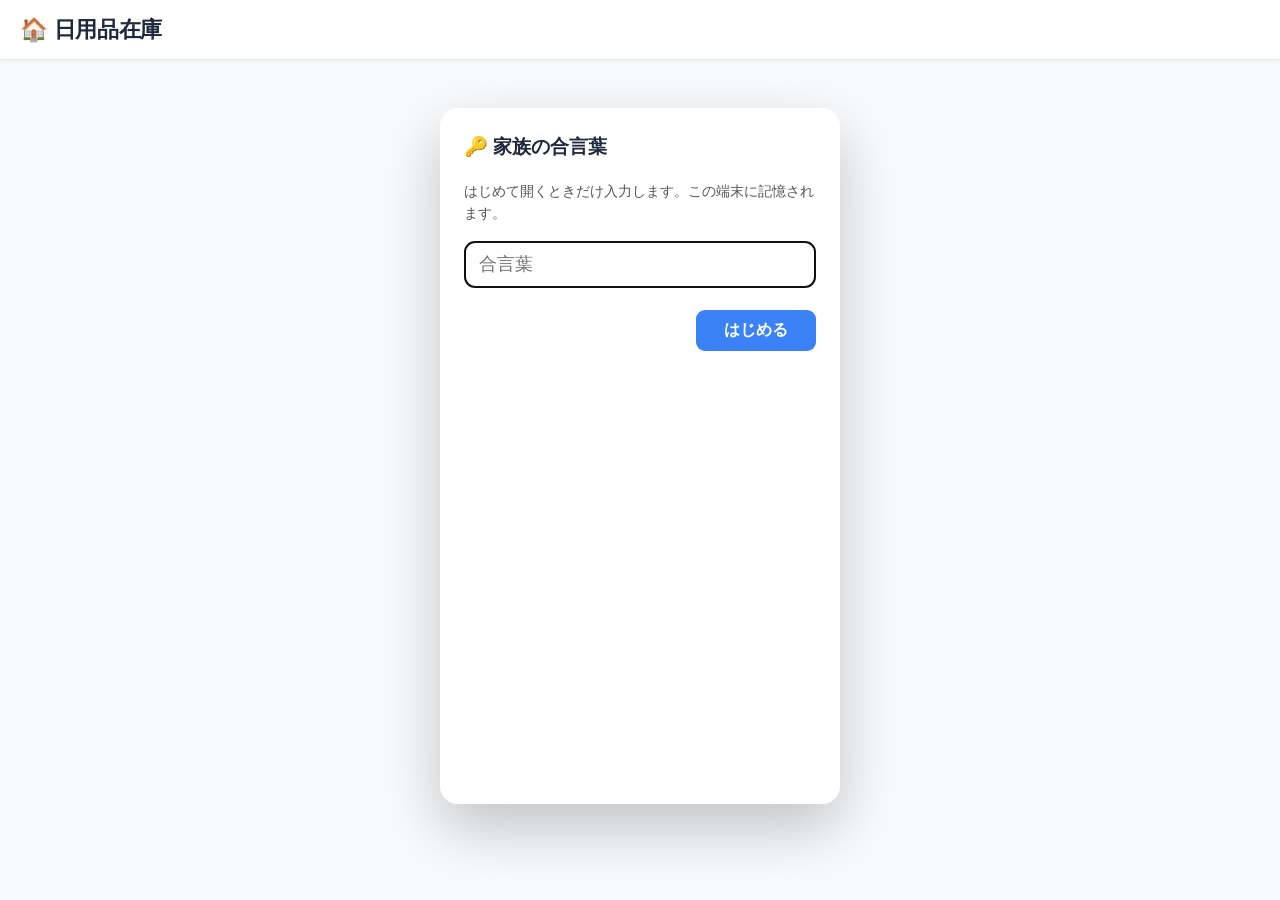
<file: zaiko/index.html>
<!DOCTYPE html>
<html lang="ja">
  <head>
    <meta charset="UTF-8" />
    <meta name="viewport" content="width=device-width, initial-scale=1.0, user-scalable=no" />
    <meta name="theme-color" content="#3b82f6" />
    <meta name="apple-mobile-web-app-capable" content="yes" />
    <title>日用品在庫管理</title>
    <script type="module" crossorigin src="./assets/index-BbIZLxLg.js"></script>
    <link rel="stylesheet" crossorigin href="./assets/index-BWJcq9kv.css">
  </head>
  <body>
    <div id="root"></div>
  </body>
</html>
</file>
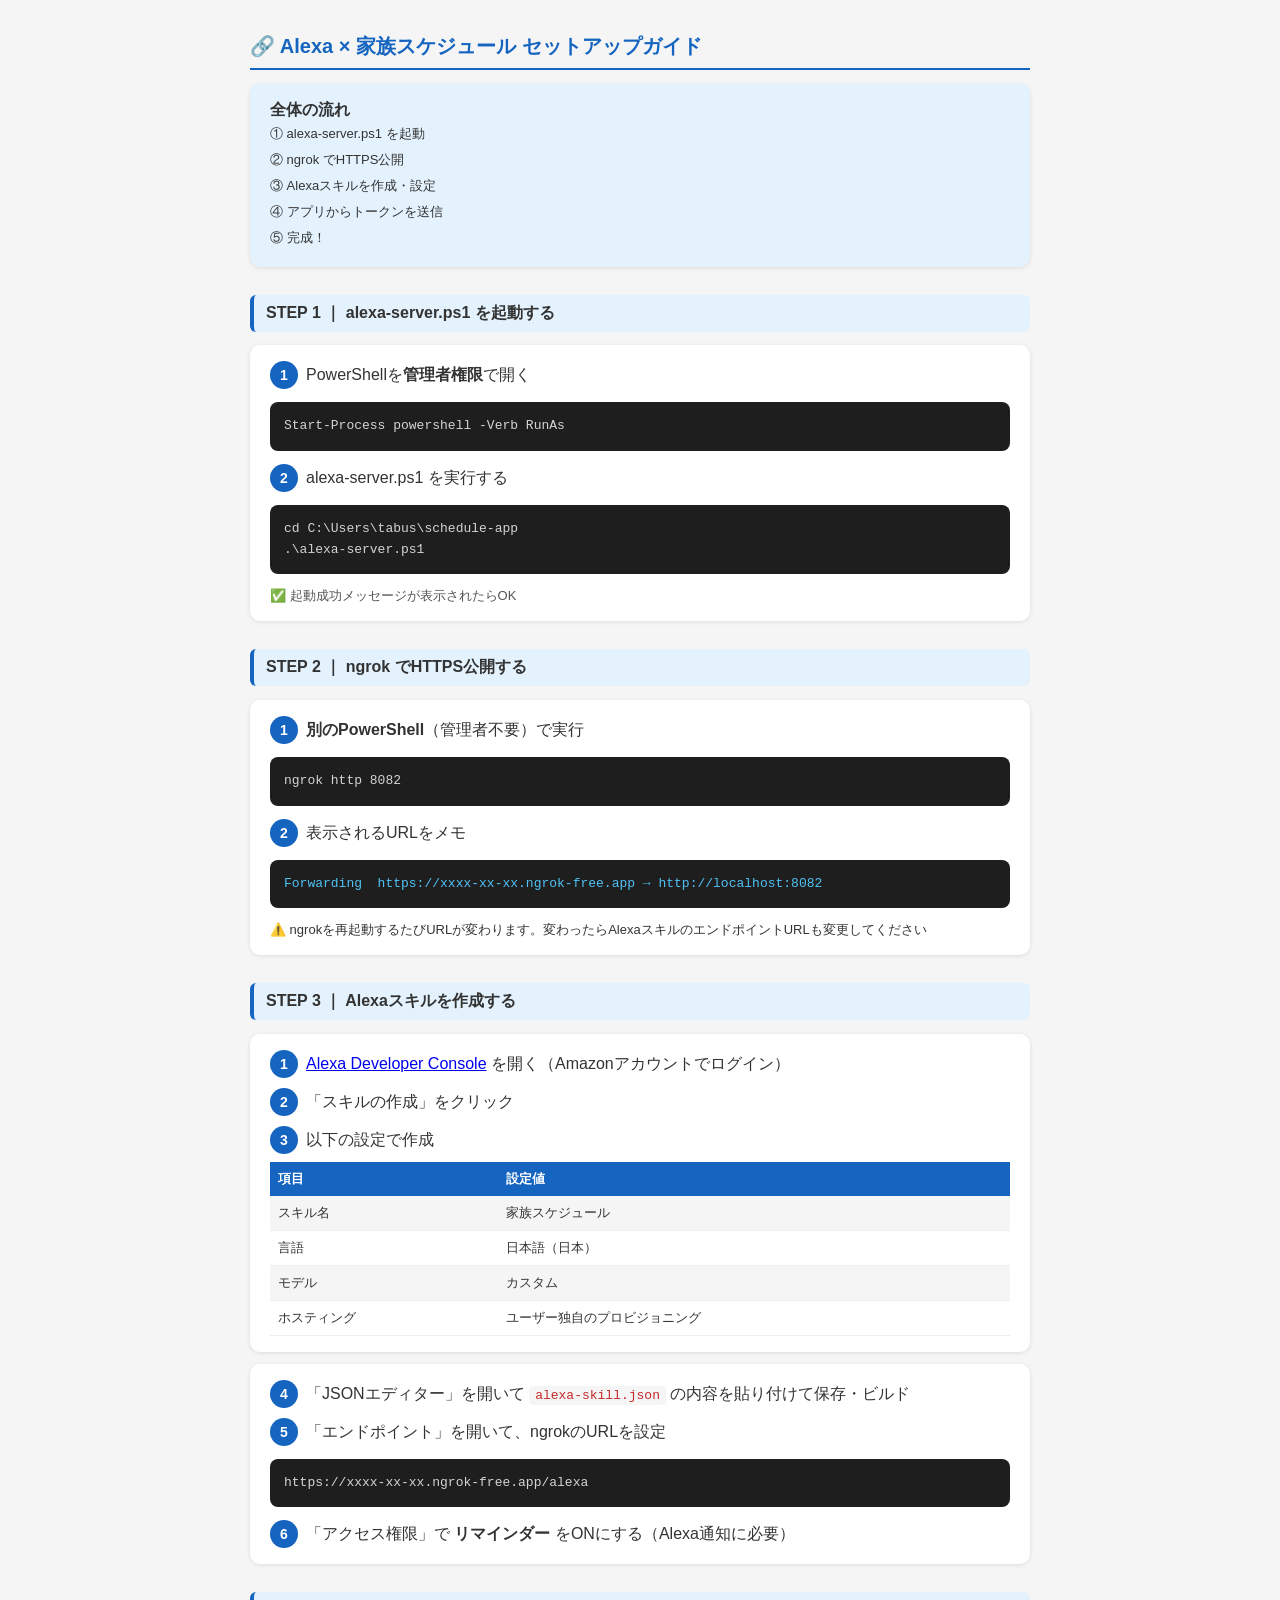
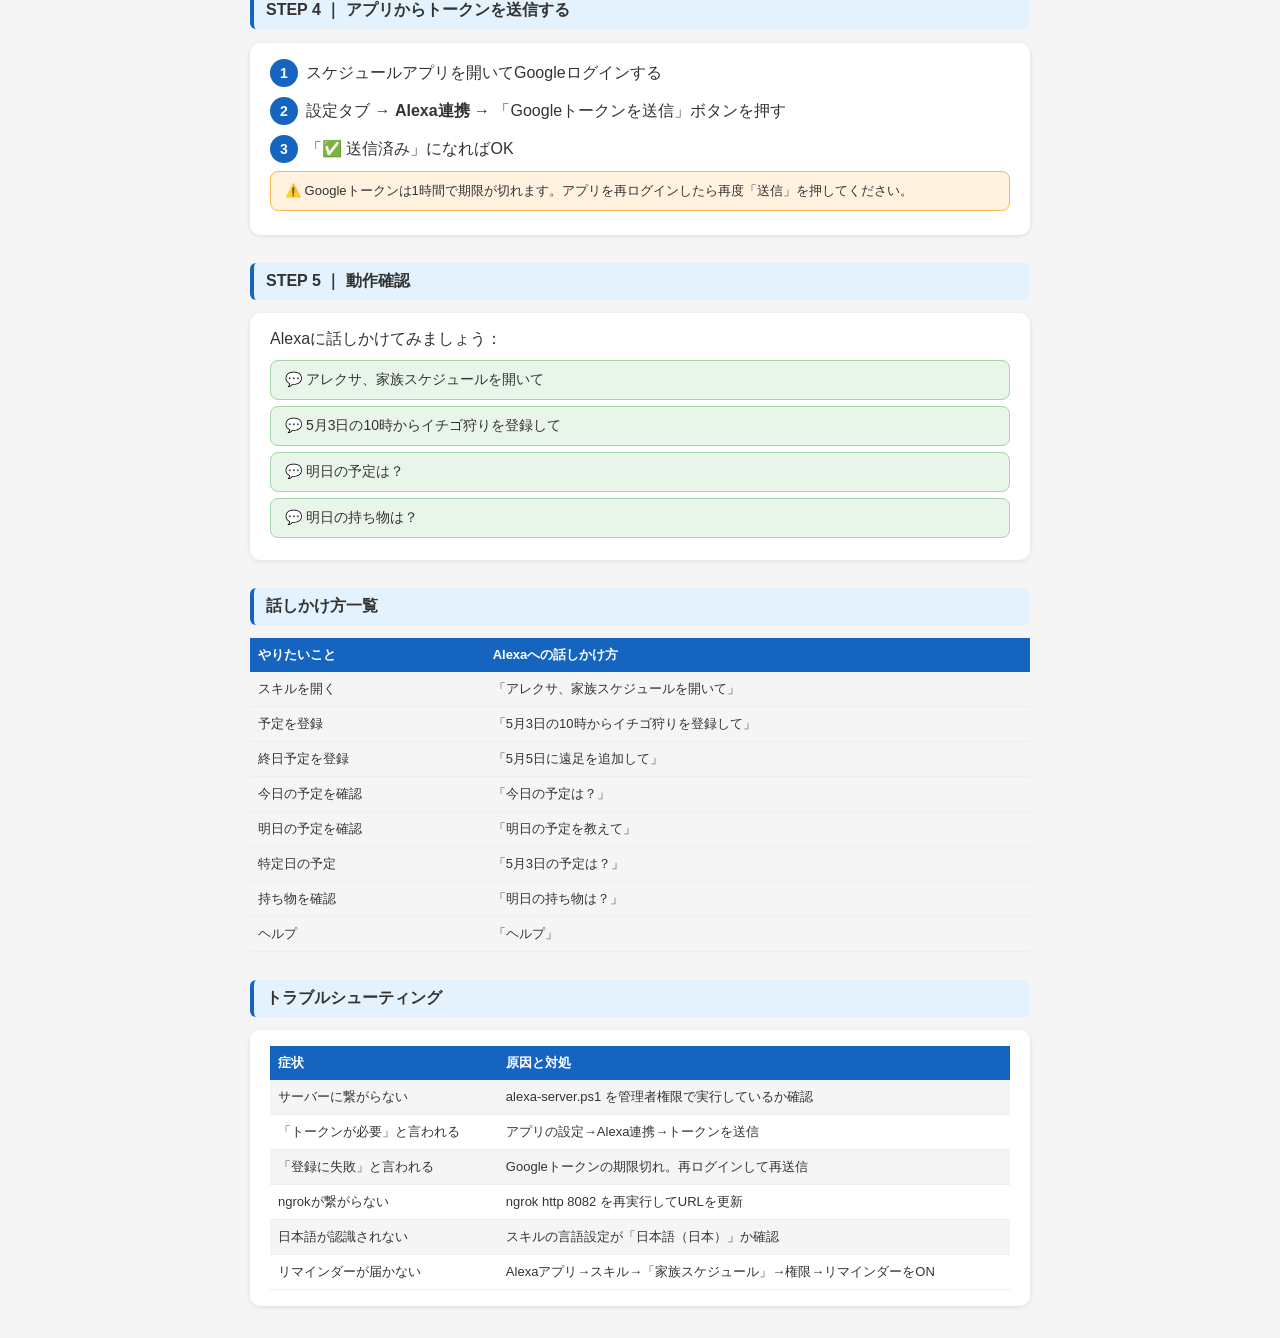
<file: alexa-setup.html>
<!DOCTYPE html>
<html lang="ja">
<head>
<meta charset="UTF-8">
<meta name="viewport" content="width=device-width,initial-scale=1">
<title>Alexa連携 セットアップガイド</title>
<style>
body { font-family: sans-serif; max-width: 780px; margin: 0 auto; padding: 20px; background: #f5f5f5; color: #333; }
h1 { font-size: 20px; color: #1565C0; border-bottom: 2px solid #1565C0; padding-bottom: 8px; }
h2 { font-size: 16px; color: #333; margin-top: 28px; background: #E3F2FD; padding: 8px 12px; border-radius: 6px; border-left: 4px solid #1565C0; }
.step { background: white; border-radius: 10px; padding: 16px 20px; margin-bottom: 12px; box-shadow: 0 1px 4px rgba(0,0,0,0.1); }
.step-num { display: inline-block; background: #1565C0; color: white; width: 28px; height: 28px; border-radius: 50%; text-align: center; line-height: 28px; font-weight: 700; margin-right: 8px; font-size: 14px; }
code { background: #F5F5F5; padding: 2px 6px; border-radius: 4px; font-family: monospace; font-size: 13px; color: #C62828; }
pre { background: #1E1E1E; color: #D4D4D4; padding: 14px; border-radius: 8px; font-size: 13px; overflow-x: auto; line-height: 1.6; }
.badge { display: inline-block; padding: 2px 8px; border-radius: 12px; font-size: 11px; font-weight: 700; }
.badge-done { background: #E8F5E9; color: #2E7D32; }
.badge-need { background: #FFF3E0; color: #E65100; }
.talk { background: #E8F5E9; border: 1px solid #A5D6A7; border-radius: 8px; padding: 10px 14px; margin: 6px 0; font-size: 14px; }
.talk::before { content: "💬 "; }
table { width: 100%; border-collapse: collapse; font-size: 13px; }
th { background: #1565C0; color: white; padding: 8px; text-align: left; }
td { padding: 8px; border-bottom: 1px solid #eee; }
tr:nth-child(even) { background: #F5F5F5; }
.warn { background: #FFF3E0; border: 1px solid #FFB74D; border-radius: 8px; padding: 10px 14px; font-size: 13px; margin: 8px 0; }
</style>
</head>
<body>

<h1>🔗 Alexa × 家族スケジュール セットアップガイド</h1>

<div class="step" style="background:#E3F2FD">
<strong>全体の流れ</strong><br>
<span style="font-size:13px;line-height:2">
① alexa-server.ps1 を起動<br>
② ngrok でHTTPS公開<br>
③ Alexaスキルを作成・設定<br>
④ アプリからトークンを送信<br>
⑤ 完成！
</span>
</div>

<!-- STEP 1 -->
<h2>STEP 1 ｜ alexa-server.ps1 を起動する</h2>
<div class="step">
  <div><span class="step-num">1</span>PowerShellを<strong>管理者権限</strong>で開く</div>
  <pre>Start-Process powershell -Verb RunAs</pre>
  <div style="margin-top:10px"><span class="step-num">2</span>alexa-server.ps1 を実行する</div>
  <pre>cd C:\Users\tabus\schedule-app
.\alexa-server.ps1</pre>
  <div style="margin-top:10px;font-size:13px;color:#555">✅ 起動成功メッセージが表示されたらOK</div>
</div>

<!-- STEP 2 -->
<h2>STEP 2 ｜ ngrok でHTTPS公開する</h2>
<div class="step">
  <div><span class="step-num">1</span><strong>別のPowerShell</strong>（管理者不要）で実行</div>
  <pre>ngrok http 8082</pre>
  <div style="margin-top:10px"><span class="step-num">2</span>表示されるURLをメモ</div>
  <pre style="color:#4FC3F7">Forwarding  https://xxxx-xx-xx.ngrok-free.app → http://localhost:8082</pre>
  <div style="margin-top:8px;font-size:13px">⚠️ ngrokを再起動するたびURLが変わります。変わったらAlexaスキルのエンドポイントURLも変更してください</div>
</div>

<!-- STEP 3 -->
<h2>STEP 3 ｜ Alexaスキルを作成する</h2>
<div class="step">
  <div><span class="step-num">1</span><a href="https://developer.amazon.com/alexa/console/ask" target="_blank">Alexa Developer Console</a> を開く（Amazonアカウントでログイン）</div>
  <div style="margin-top:10px"><span class="step-num">2</span>「スキルの作成」をクリック</div>
  <div style="margin-top:10px"><span class="step-num">3</span>以下の設定で作成</div>
  <table style="margin-top:8px">
    <tr><th>項目</th><th>設定値</th></tr>
    <tr><td>スキル名</td><td>家族スケジュール</td></tr>
    <tr><td>言語</td><td>日本語（日本）</td></tr>
    <tr><td>モデル</td><td>カスタム</td></tr>
    <tr><td>ホスティング</td><td>ユーザー独自のプロビジョニング</td></tr>
  </table>
</div>
<div class="step">
  <div><span class="step-num">4</span>「JSONエディター」を開いて <code>alexa-skill.json</code> の内容を貼り付けて保存・ビルド</div>
  <div style="margin-top:10px"><span class="step-num">5</span>「エンドポイント」を開いて、ngrokのURLを設定</div>
  <pre>https://xxxx-xx-xx.ngrok-free.app/alexa</pre>
  <div style="margin-top:10px"><span class="step-num">6</span>「アクセス権限」で <strong>リマインダー</strong> をONにする（Alexa通知に必要）</div>
</div>

<!-- STEP 4 -->
<h2>STEP 4 ｜ アプリからトークンを送信する</h2>
<div class="step">
  <div><span class="step-num">1</span>スケジュールアプリを開いてGoogleログインする</div>
  <div style="margin-top:10px"><span class="step-num">2</span>設定タブ → <strong>Alexa連携</strong> → 「Googleトークンを送信」ボタンを押す</div>
  <div style="margin-top:10px"><span class="step-num">3</span>「✅ 送信済み」になればOK</div>
  <div class="warn">⚠️ Googleトークンは1時間で期限が切れます。アプリを再ログインしたら再度「送信」を押してください。</div>
</div>

<!-- STEP 5 -->
<h2>STEP 5 ｜ 動作確認</h2>
<div class="step">
  <div style="margin-bottom:10px">Alexaに話しかけてみましょう：</div>
  <div class="talk">アレクサ、家族スケジュールを開いて</div>
  <div class="talk">5月3日の10時からイチゴ狩りを登録して</div>
  <div class="talk">明日の予定は？</div>
  <div class="talk">明日の持ち物は？</div>
</div>

<!-- 話しかけ方一覧 -->
<h2>話しかけ方一覧</h2>
<table>
  <tr><th>やりたいこと</th><th>Alexaへの話しかけ方</th></tr>
  <tr><td>スキルを開く</td><td>「アレクサ、家族スケジュールを開いて」</td></tr>
  <tr><td>予定を登録</td><td>「5月3日の10時からイチゴ狩りを登録して」</td></tr>
  <tr><td>終日予定を登録</td><td>「5月5日に遠足を追加して」</td></tr>
  <tr><td>今日の予定を確認</td><td>「今日の予定は？」</td></tr>
  <tr><td>明日の予定を確認</td><td>「明日の予定を教えて」</td></tr>
  <tr><td>特定日の予定</td><td>「5月3日の予定は？」</td></tr>
  <tr><td>持ち物を確認</td><td>「明日の持ち物は？」</td></tr>
  <tr><td>ヘルプ</td><td>「ヘルプ」</td></tr>
</table>

<!-- トラブルシューティング -->
<h2>トラブルシューティング</h2>
<div class="step">
  <table>
    <tr><th>症状</th><th>原因と対処</th></tr>
    <tr><td>サーバーに繋がらない</td><td>alexa-server.ps1 を管理者権限で実行しているか確認</td></tr>
    <tr><td>「トークンが必要」と言われる</td><td>アプリの設定→Alexa連携→トークンを送信</td></tr>
    <tr><td>「登録に失敗」と言われる</td><td>Googleトークンの期限切れ。再ログインして再送信</td></tr>
    <tr><td>ngrokが繋がらない</td><td>ngrok http 8082 を再実行してURLを更新</td></tr>
    <tr><td>日本語が認識されない</td><td>スキルの言語設定が「日本語（日本）」か確認</td></tr>
    <tr><td>リマインダーが届かない</td><td>Alexaアプリ→スキル→「家族スケジュール」→権限→リマインダーをON</td></tr>
  </table>
</div>

</body>
</html>
</file>
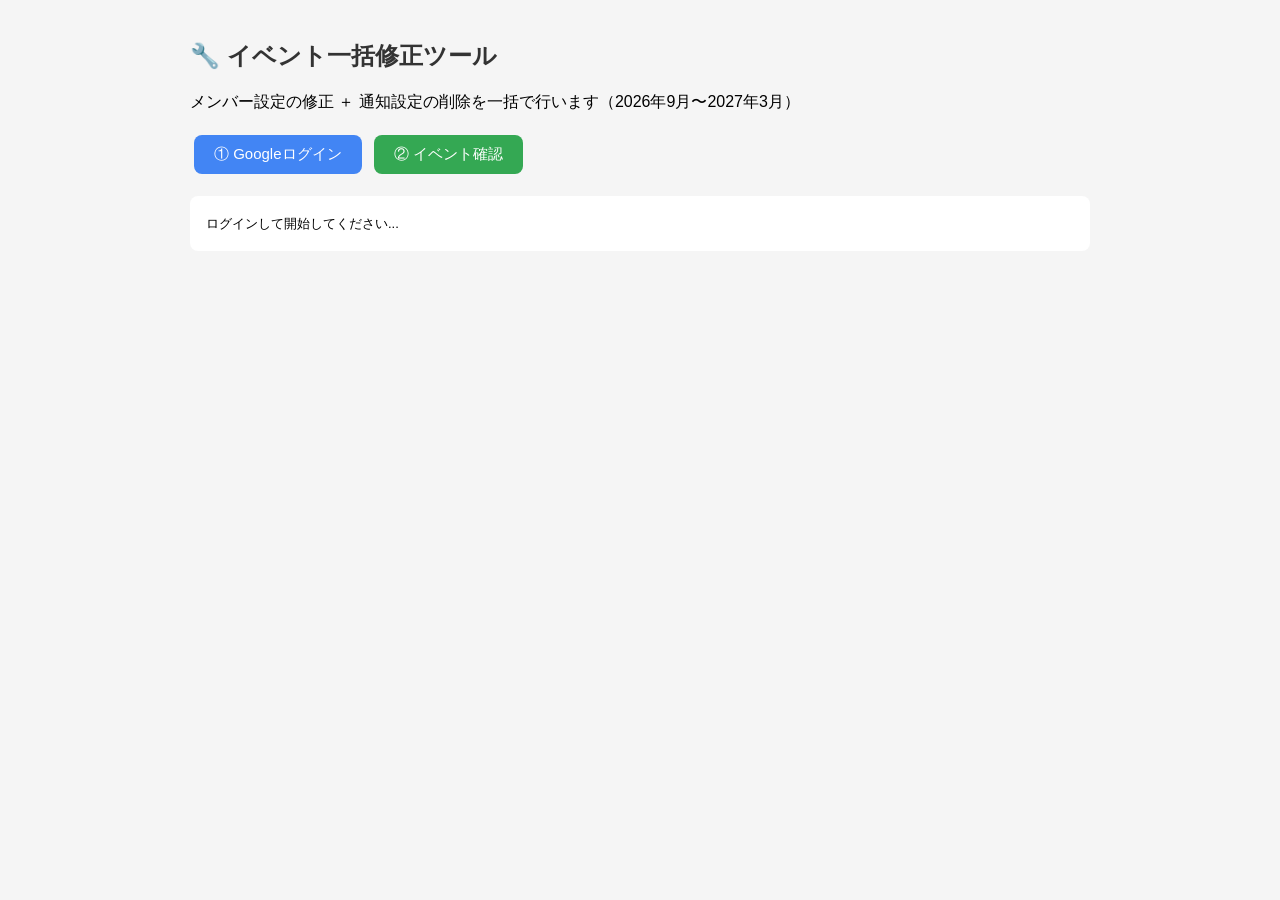
<file: fix-events.html>
<!DOCTYPE html>
<html lang="ja">
<head>
<meta charset="UTF-8">
<title>イベント一括修正ツール</title>
<style>
body { font-family: sans-serif; max-width: 900px; margin: 0 auto; padding: 20px; background: #f5f5f5; }
h2 { color: #333; }
button { padding: 10px 20px; font-size: 15px; border-radius: 8px; border: none; cursor: pointer; margin: 6px 4px; }
#loginBtn  { background: #4285F4; color: white; }
#fetchBtn  { background: #34A853; color: white; }
#fixBtn        { background: #EA4335; color: white; display:none; }
#notifyOnlyBtn { background: #FF6D00; color: white; display:none; }
#log { background: white; border-radius: 8px; padding: 16px; margin-top: 16px; max-height: 500px; overflow-y: auto; font-size: 13px; line-height: 1.8; }
.ok   { color: #34A853; }
.warn { color: #EA4335; }
.info { color: #4285F4; }
#summary { background:#fff3cd; border-radius:8px; padding:12px; margin-top:12px; display:none; }
</style>
</head>
<body>
<h2>🔧 イベント一括修正ツール</h2>
<p>メンバー設定の修正 ＋ 通知設定の削除を一括で行います（2026年9月〜2027年3月）</p>

<button id="loginBtn" onclick="login()">① Googleログイン</button>
<button id="fetchBtn" onclick="fetchAndPreview()" disabled>② イベント確認</button>
<button id="fixBtn" onclick="fixAll()">③ メンバー修正＋通知削除</button>
<button id="notifyOnlyBtn" onclick="notifyOnly()">③ 通知削除のみ</button>

<div id="summary"></div>
<div id="log">ログインして開始してください...</div>

<script src="https://apis.google.com/js/api.js"></script>
<script src="https://accounts.google.com/gsi/client"></script>
<script>
var CLIENT_ID = '55276251258-eoumi828hrut2k9jp6b05iia31q4gloq.apps.googleusercontent.com';
var SCOPES = 'https://www.googleapis.com/auth/calendar';
var accessToken = null;
var eventsToFix = [];

// メンバー割り当てルール（CLAUDE.mdより）
// 順序重要：より具体的なキーワードを先に
var MEMBER_RULES = [
  { name:'トト',          colorId:'7', keywords:['金井南運動会','金島地区運動会','芸能発表','どんど焼き','上毛かるた','金井南町','松葉取り','有紀さん','中学生記念品','ごみ回収','総会'] },
  { name:'家族',          colorId:'2', keywords:['弁当持参','白ばら運動会','親子運動遊び','園外保育','わかくさ清掃','保育参観','ひょうげん発表会','運動会'] },
  { name:'ユメ',          colorId:'5', keywords:['3歳健診'] },
  { name:'コーラル・ピンク', colorId:'6', keywords:['1歳半健診'] },
  { name:'リコ',          colorId:'4', keywords:['マラソン大会','始業式','終業式','修了式'] },
  { name:'かーちゃん',    colorId:'3', keywords:['学習参観'] },
];

// メンバー名から割り当てルールを検索
function findMember(title) {
  for (var i = 0; i < MEMBER_RULES.length; i++) {
    var rule = MEMBER_RULES[i];
    for (var j = 0; j < rule.keywords.length; j++) {
      if (title.indexOf(rule.keywords[j]) >= 0) return rule;
    }
  }
  return null;
}

function log(msg, cls) {
  var div = document.getElementById('log');
  div.innerHTML += '<div class="' + (cls||'') + '">' + msg + '</div>';
  div.scrollTop = div.scrollHeight;
}

function login() {
  gapi.load('client', function() {
    gapi.client.init({ discoveryDocs: ['https://www.googleapis.com/discovery/v1/apis/calendar/v3/rest'] }).then(function() {
      var client = google.accounts.oauth2.initTokenClient({
        client_id: CLIENT_ID, scope: SCOPES,
        callback: function(resp) {
          if (resp.error) { log('ログイン失敗: ' + resp.error, 'warn'); return; }
          accessToken = resp.access_token;
          gapi.client.setToken({ access_token: accessToken });
          log('✅ ログイン成功', 'ok');
          document.getElementById('fetchBtn').disabled = false;
        }
      });
      client.requestAccessToken();
    });
  });
}

function fetchAndPreview() {
  document.getElementById('log').innerHTML = '';
  log('イベントを取得中...', 'info');
  eventsToFix = [];

  gapi.client.calendar.events.list({
    calendarId: 'primary',
    timeMin: '2026-04-01T00:00:00+09:00',
    timeMax: '2027-04-01T00:00:00+09:00',
    maxResults: 250,
    singleEvents: true,
    orderBy: 'startTime'
  }).then(function(res) {
    var items = res.result.items || [];
    log('取得件数: ' + items.length + '件', 'info');
    log('---', '');

    var noMatch = [];
    items.forEach(function(ev) {
      var title = ev.summary || '';
      var member = findMember(title);
      var currentDesc = ev.description || '';
      var newDesc = member ? '👥 ' + member.name + '\n' : '';
      var hasReminders = ev.reminders && (ev.reminders.useDefault || (ev.reminders.overrides && ev.reminders.overrides.length > 0));

      if (member || hasReminders) {
        eventsToFix.push({ ev: ev, member: member, newDesc: newDesc });
        var date = (ev.start.date || ev.start.dateTime || '').substring(0, 10);
        log('[' + date + '] ' + title + ' → ' + (member ? '👥 ' + member.name : '（メンバー変更なし）') + (hasReminders ? ' 🔔通知削除' : ''), member ? 'ok' : 'info');
      } else {
        noMatch.push(title);
      }
    });

    if (noMatch.length > 0) {
      log('---', '');
      log('⚠️ メンバー未割り当て（変更なし）:', 'warn');
      noMatch.forEach(function(t) { log('　・' + t, 'warn'); });
    }

    var summary = document.getElementById('summary');
    summary.style.display = 'block';
    summary.innerHTML = '修正対象: <strong>' + eventsToFix.length + '件</strong>　未割り当て: <strong>' + noMatch.length + '件</strong><br>内容を確認して「③ 一括修正を実行」を押してください';
    document.getElementById('fixBtn').style.display = 'inline-block';
    document.getElementById('notifyOnlyBtn').style.display = 'inline-block';
  }).catch(function(e) {
    log('取得失敗: ' + JSON.stringify(e), 'warn');
  });
}

function fixAll() {
  if (!confirm('修正を実行しますか？（' + eventsToFix.length + '件）')) return;
  document.getElementById('log').innerHTML = '';
  document.getElementById('fixBtn').disabled = true;
  log('修正開始...', 'info');

  var idx = 0;
  function next() {
    if (idx >= eventsToFix.length) {
      log('---', '');
      log('✅ 全件修正完了！', 'ok');
      document.getElementById('summary').innerHTML = '✅ 修正完了！スケジュールアプリをリロードして確認してください。';
      return;
    }
    var item = eventsToFix[idx++];
    var ev = item.ev;
    var patch = {
      reminders: { useDefault: false, overrides: [] }
    };
    if (item.member) {
      patch.description = item.newDesc;
      patch.colorId = item.member.colorId;
    }

    gapi.client.calendar.events.patch({
      calendarId: 'primary',
      eventId: ev.id,
      resource: patch
    }).then(function() {
      var date = (ev.start.date || ev.start.dateTime || '').substring(0, 10);
      log('[' + date + '] ✅ ' + (ev.summary || '') + (item.member ? ' → ' + item.member.name : ' 通知削除のみ'), 'ok');
      setTimeout(next, 150);
    }).catch(function(e) {
      log('[失敗] ' + (ev.summary || '') + ': ' + JSON.stringify(e), 'warn');
      setTimeout(next, 150);
    });
  }
  next();
}

function notifyOnly() {
  if (!confirm('全イベントの通知設定を削除しますか？（' + eventsToFix.length + '件対象）')) return;
  document.getElementById('log').innerHTML = '';
  document.getElementById('notifyOnlyBtn').disabled = true;
  log('通知削除開始...', 'info');

  var allEvents = eventsToFix.map(function(item) { return item.ev; });
  var idx = 0;
  function next() {
    if (idx >= allEvents.length) {
      log('---', '');
      log('✅ 全件の通知削除完了！', 'ok');
      document.getElementById('summary').innerHTML = '✅ 通知削除完了！';
      return;
    }
    var ev = allEvents[idx++];
    gapi.client.calendar.events.patch({
      calendarId: 'primary',
      eventId: ev.id,
      resource: { reminders: { useDefault: false, overrides: [] } }
    }).then(function() {
      var date = (ev.start.date || ev.start.dateTime || '').substring(0, 10);
      log('[' + date + '] ✅ ' + (ev.summary || ''), 'ok');
      setTimeout(next, 150);
    }).catch(function(e) {
      log('[失敗] ' + (ev.summary || '') + ': ' + JSON.stringify(e), 'warn');
      setTimeout(next, 150);
    });
  }
  next();
}
</script>
</body>
</html>
</file>
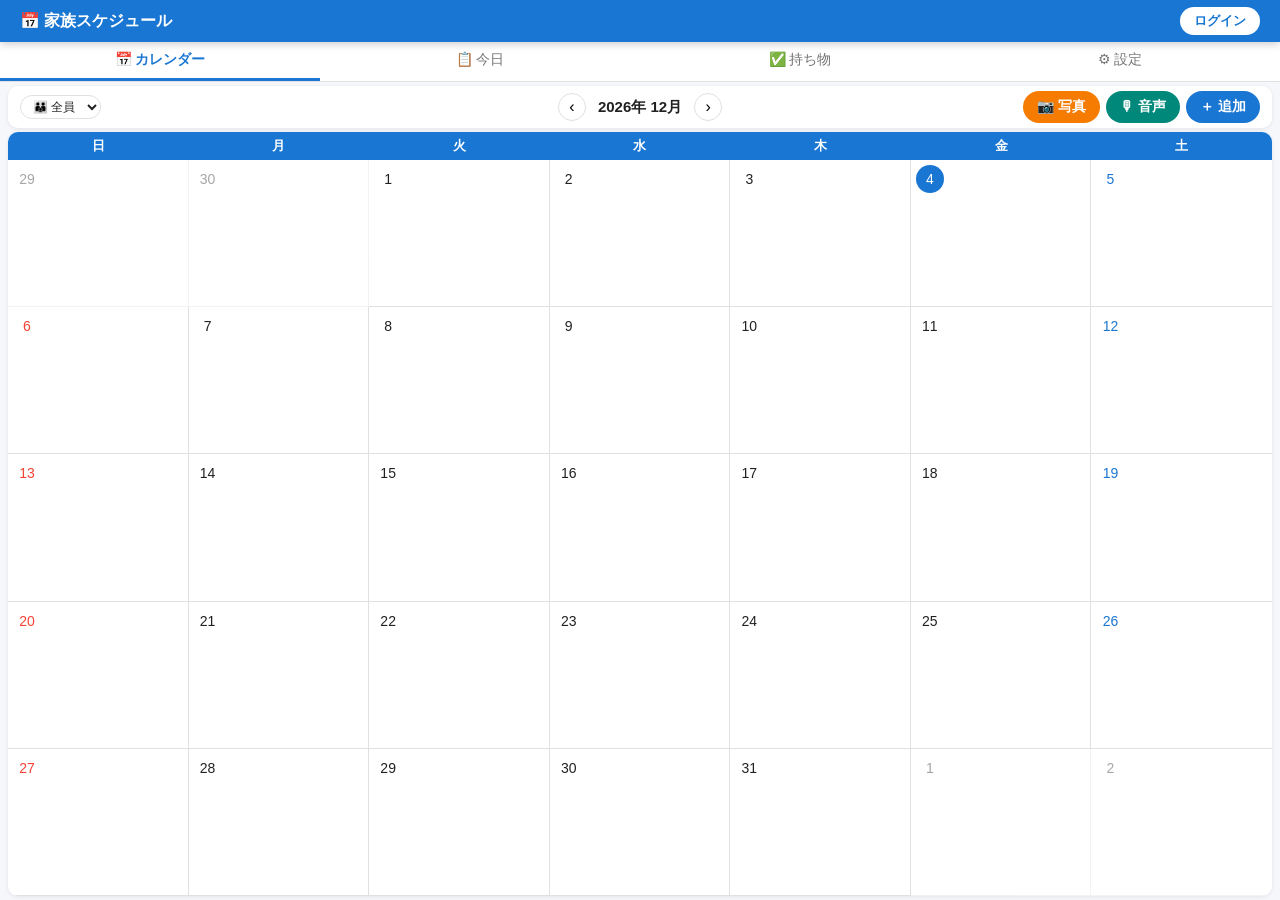
<file: schedule-app.html>
<!DOCTYPE html>
<html lang="ja">
<head>
    <meta charset="UTF-8">
    <meta name="viewport" content="width=device-width, initial-scale=1.0, user-scalable=no">
    <title>家族スケジュール管理</title>
    <style>
        * { box-sizing: border-box; margin: 0; padding: 0; }
        :root { --primary: #1976D2; --bg: #F5F7FA; --border: #E0E0E0; --text: #212121; --text2: #757575; }
        body { font-family: 'Meiryo', 'Yu Gothic', sans-serif; background: var(--bg); color: var(--text); }
        .header { background: var(--primary); color: white; padding: 7px 20px; display: flex; align-items: center; justify-content: space-between; position: sticky; top: 0; z-index: 100; box-shadow: 0 2px 8px rgba(0,0,0,0.2); }
        .header h1 { font-size: 16px; font-weight: 700; }
        .btn-white { background: white; color: var(--primary); border: none; padding: 5px 14px; border-radius: 20px; font-size: 13px; font-weight: 700; cursor: pointer; }
        .btn-out { background: rgba(255,255,255,0.25); color: white; border: none; padding: 5px 14px; border-radius: 20px; font-size: 13px; font-weight: 700; cursor: pointer; display: none; }
        .nav-tabs { display: flex; background: white; border-bottom: 1px solid var(--border); position: sticky; top: 38px; z-index: 99; }
        .nav-tab { flex: 1; padding: 7px 4px; text-align: center; font-size: 12px; color: var(--text2); cursor: pointer; border-bottom: 3px solid transparent; }
        .nav-tab.active { color: var(--primary); border-bottom-color: var(--primary); font-weight: 700; }
        html, body { height: 100%; }
        /* 実際に見えている高さ（ブラウザのアドレスバーを除く）に収める。ヘッダー等を除いた残りをカレンダーに使う */
        body { overflow: hidden; display: flex; flex-direction: column; height: 100vh; height: 100dvh; }
        .main { width: 100%; max-width: 1400px; margin: 0 auto; padding: 4px 8px; flex: 1; min-height: 0; overflow: hidden; }
        .card { background: white; border-radius: 10px; box-shadow: 0 1px 4px rgba(0,0,0,0.08); padding: 16px; margin-bottom: 8px; }
        .member-legend { display: flex; gap: 8px; flex-wrap: wrap; }
        .legend-item { display: flex; align-items: center; gap: 5px; font-size: 12px; }
        .dot { width: 12px; height: 12px; border-radius: 50%; flex-shrink: 0; }
        .cal-header { display: flex; align-items: center; justify-content: space-between; }
        .card.cal-header { padding: 5px 12px; margin-bottom: 4px; flex-shrink: 0; }
        .cal-nav { background: none; border: 1px solid var(--border); width: 28px; height: 28px; border-radius: 50%; cursor: pointer; font-size: 16px; }
        .cal-title { font-size: 15px; font-weight: 700; }
        .cal-grid { background: white; border-radius: 10px; box-shadow: 0 1px 4px rgba(0,0,0,0.08); overflow: hidden; margin-top: 0; flex: 1; min-height: 0; display: flex; flex-direction: column; }
        .cal-wdays { display: grid; grid-template-columns: repeat(7,1fr); background: var(--primary); color: white; flex-shrink: 0; }
        .cal-wdays div { text-align: center; padding: 5px; font-size: 13px; font-weight: 600; }
        .cal-days { display: grid; grid-template-columns: repeat(7,1fr); grid-auto-rows: 1fr; flex: 1; min-height: 0; }
        .cal-day { min-height: unset; border-right: 1px solid var(--border); border-bottom: 1px solid var(--border); padding: 5px; cursor: pointer; overflow: hidden; }
        .cal-day:nth-child(7n) { border-right: none; }
        .cal-day:hover { background: #EEF4FF; }
        .cal-day.other { opacity: 0.4; }
        .cal-day.today .dn { background: var(--primary); color: white; border-radius: 50%; }
        .cal-day.sun .dn { color: #F44336; }
        .cal-day.sat .dn { color: #1976D2; }
        .dn { width: 28px; height: 28px; display: flex; align-items: center; justify-content: center; font-size: 14px; font-weight: 500; margin-bottom: 3px; }
        .chip { font-size: 12px; padding: 2px 6px; border-radius: 8px; margin-bottom: 3px; color: white; white-space: nowrap; overflow: hidden; text-overflow: ellipsis; cursor: pointer; }
        .event-card { border-left: 4px solid #ccc; padding: 10px 14px; margin-bottom: 10px; background: var(--bg); border-radius: 0 8px 8px 0; }
        .event-card .et { font-size: 14px; font-weight: 700; margin-bottom: 3px; }
        .event-card .tm { font-size: 11px; color: var(--text2); margin-bottom: 6px; }
        .bl-item { display: flex; align-items: center; gap: 8px; padding: 5px 0; font-size: 13px; border-bottom: 1px solid var(--border); }
        .bl-item:last-child { border-bottom: none; }
        .bl-item input { width: 18px; height: 18px; cursor: pointer; flex-shrink: 0; }
        .bl-item.checked label { text-decoration: line-through; color: var(--text2); }
        .fab { position: fixed; bottom: 24px; right: 24px; width: 56px; height: 56px; background: var(--primary); color: white; border: none; border-radius: 50%; font-size: 28px; cursor: pointer; box-shadow: 0 4px 12px rgba(25,118,210,0.4); z-index: 200; display: flex; align-items: center; justify-content: center; }
        .fab-voice { right: 92px; font-size: 22px; background: #00897B; box-shadow: 0 4px 12px rgba(0,137,123,0.4); }
        .fab-voice.rec { background: #F44336; box-shadow: 0 4px 12px rgba(244,67,54,0.4); animation: pulse 1s infinite; }
        .fab-cam { right: 160px; font-size: 22px; background: #F57C00; box-shadow: 0 4px 12px rgba(245,124,0,0.4); }
        .overlay { position: fixed; inset: 0; background: rgba(0,0,0,0.5); display: flex; align-items: center; justify-content: center; z-index: 300; padding: 12px; }
        .modal { background: white; border-radius: 16px; width: 100%; max-width: 480px; max-height: 92vh; overflow-y: auto; }
        .mh { padding: 16px 20px; border-bottom: 1px solid var(--border); display: flex; align-items: center; justify-content: space-between; position: sticky; top: 0; background: white; }
        .mh h3 { font-size: 16px; font-weight: 700; }
        .mc { background: none; border: none; font-size: 22px; cursor: pointer; color: var(--text2); }
        .mb { padding: 16px 20px; }
        .fg { margin-bottom: 14px; }
        .fg label { display: block; font-size: 12px; font-weight: 700; color: var(--text2); margin-bottom: 5px; }
        .fg input, .fg select, .fg textarea { width: 100%; padding: 10px 12px; border: 1px solid var(--border); border-radius: 8px; font-size: 15px; font-family: inherit; outline: none; }
        .fg input:focus, .fg select:focus, .fg textarea:focus { border-color: var(--primary); }
        .row { display: flex; gap: 8px; }
        .row input { flex: 1; }
        .ibt { background: var(--bg); border: 1px solid var(--border); border-radius: 8px; width: 44px; font-size: 18px; cursor: pointer; display: flex; align-items: center; justify-content: center; flex-shrink: 0; }
        .ibt.rec { background: #ffebee; border-color: #F44336; animation: pulse 1s infinite; }
        @keyframes pulse { 0%,100%{opacity:1} 50%{opacity:0.5} }
        .mcbs { display: grid; grid-template-columns: repeat(4,1fr); gap: 6px; }
        .mcb input { display: none; }
        .mcb label { display: block; text-align: center; padding: 7px 4px; border-radius: 8px; border: 2px solid var(--border); cursor: pointer; font-size: 11px; font-weight: 700; }
        .btag { display: inline-flex; align-items: center; gap: 4px; padding: 4px 10px; background: #E3F2FD; color: var(--primary); border-radius: 14px; font-size: 12px; margin: 2px; }
        .btag button { background: none; border: none; cursor: pointer; font-size: 12px; color: var(--primary); padding: 0; }
        .btags { min-height: 38px; display: flex; flex-wrap: wrap; gap: 2px; padding: 6px; border: 1px solid var(--border); border-radius: 8px; }
        .mf { padding: 12px 20px; border-top: 1px solid var(--border); display: flex; gap: 10px; justify-content: flex-end; position: sticky; bottom: 0; background: white; }
        .btn-c { background: none; border: 1px solid var(--border); padding: 10px 20px; border-radius: 8px; font-size: 14px; cursor: pointer; font-family: inherit; }
        .btn-s { background: var(--primary); color: white; border: none; padding: 10px 24px; border-radius: 8px; font-size: 14px; font-weight: 700; cursor: pointer; font-family: inherit; }
        .btn-s:disabled { opacity: 0.6; }
        .tab-content { display: none; }
        .tab-content.active { display: block; }
        #tab-calendar.active { display: flex; flex-direction: column; height: 100%; }
        #tab-settings.active, #tab-today.active, #tab-belongings.active { overflow-y: auto; height: 100%; }
        .dow-btn { flex:1; padding:8px 2px; border-radius:8px; border:2px solid var(--border); background:white; cursor:pointer; font-size:13px; font-weight:700; font-family:inherit; transition:all 0.15s; }
        .dow-btn.selected { background:var(--primary); color:white !important; border-color:var(--primary) !important; }
        .srow { display: flex; align-items: center; justify-content: space-between; padding: 10px 0; border-bottom: 1px solid var(--border); }
        .srow:last-child { border-bottom: none; }
        .mni { width: 110px; padding: 6px 10px; border: 1px solid var(--border); border-radius: 6px; font-size: 14px; font-family: inherit; }
        .sp { text-align: center; padding: 48px 20px; }
        .sp h2 { font-size: 20px; margin-bottom: 10px; }
        .sp p { color: var(--text2); margin-bottom: 20px; line-height: 1.6; }
        .reauth-bar { display: none; background: #FFF3E0; color: #E65100; font-size: 13px; padding: 6px 12px; text-align: center; position: sticky; top: 38px; z-index: 98; }
        .reauth-bar button { margin-left: 8px; background: #E65100; color: white; border: none; border-radius: 14px; padding: 3px 12px; font-size: 12px; font-weight: 700; cursor: pointer; font-family: inherit; }
        .mem-filter { border: 1px solid var(--border); border-radius: 14px; padding: 3px 8px; font-size: 12px; font-family: inherit; background: white; color: var(--text); max-width: 120px; }
        .cal-title { white-space: nowrap; }
        @media (max-width: 480px) {
            .mem-filter { max-width: 76px; }
            .this-month-btn { display: none; }
        }
        .day-label { font-size: 13px; font-weight: 700; color: var(--text2); margin: 4px 0 8px; }
        .cal-src { display: inline-block; font-size: 10px; padding: 1px 6px; border-radius: 8px; background: #ECEFF1; color: var(--text2); margin-left: 6px; vertical-align: middle; }
        /* タブレット（横幅768px以上）では予定名を2行まで表示 */
        .cal-day .more { font-size: 11px; color: var(--primary); font-weight: 700; padding: 0 4px; cursor: pointer; }
        .cal-day.dense { padding: 3px 4px; }
        .cal-day.dense .chip { white-space: nowrap; display: block; font-size: 12px; padding: 1px 5px; margin-bottom: 1px; line-height: 1.25; border-radius: 6px; }
        .cal-day.dense .dn { width: 22px; height: 22px; font-size: 13px; margin-bottom: 1px; }
        .cal-day.dense .more { line-height: 1.2; }
        .cal-actions { display: none; gap: 6px; justify-content: flex-end; }
        /* スマホ：右下の丸いボタンが最後の週に重ならないよう、カレンダーの下に余白を空ける */
        @media (max-width: 767px) { body.on-calendar .main { padding-bottom: 84px; } }
        .cal-act { border: none; border-radius: 18px; padding: 7px 14px; font-size: 14px; font-weight: 700; color: white; cursor: pointer; font-family: inherit; white-space: nowrap; }
        .cal-act.rec { background: #F44336 !important; animation: pulse 1s infinite; }
        .day-ev { display: flex; align-items: center; gap: 10px; padding: 10px 4px; border-bottom: 1px solid var(--border); cursor: pointer; }
        .day-ev:last-child { border-bottom: none; }
        .day-ev .bar { width: 6px; align-self: stretch; border-radius: 3px; flex-shrink: 0; }
        .day-ev .tm2 { font-size: 12px; color: var(--text2); min-width: 48px; }
        @media (min-width: 768px) {
            .chip { white-space: normal; display: -webkit-box; -webkit-line-clamp: 2; -webkit-box-orient: vertical; line-height: 1.3; font-size: 13px; }
            .nav-tab { font-size: 14px; padding: 9px 4px; }
            /* タブレット：ボタン3つは月の見出しの行に置き、カレンダーに重ねない */
            .cal-actions { display: flex; }
            .this-month-btn { display: none; }
            body.on-calendar .fab { display: none; }
        }
    </style>
</head>
<body class="on-calendar">

<header class="header">
    <h1>&#128197; 家族スケジュール</h1>
    <div style="display:flex;gap:8px;align-items:center">
        <span id="connStatus" style="font-size:12px;opacity:0.9"></span>
        <button id="signInBtn" class="btn-white" onclick="handleSignIn()">ログイン</button>
        <button id="signOutBtn" class="btn-out" onclick="handleSignOut()">ログアウト</button>
    </div>
</header>

<nav class="nav-tabs">
    <div class="nav-tab active" onclick="switchTab('calendar')">&#128197; カレンダー</div>
    <div class="nav-tab" onclick="switchTab('today')">&#128203; 今日</div>
    <div class="nav-tab" onclick="switchTab('checklist')">&#9989; 持ち物</div>
    <div class="nav-tab" onclick="switchTab('settings')">&#9881; 設定</div>
</nav>
<div id="reauthBar" class="reauth-bar">ログインの有効期限が切れました<button onclick="handleSignIn()">再ログイン</button></div>

<div class="main">
    <div id="tab-calendar" class="tab-content active">
        <div class="card cal-header">
            <div style="flex:1"><select id="memFilter" class="mem-filter" onchange="setMemFilter(this.value)"><option value="">&#128106; 全員</option></select></div>
            <div style="display:flex;align-items:center;gap:12px">
                <button class="cal-nav" onclick="changeMonth(-1)">&#8249;</button>
                <span class="cal-title" id="monthTitle" onclick="goThisMonth()" style="cursor:pointer" title="今月に戻る"></span>
                <button class="cal-nav" onclick="changeMonth(1)">&#8250;</button>
            </div>
            <div style="flex:1;display:flex;justify-content:flex-end;align-items:center;gap:6px">
                <button class="cal-nav this-month-btn" onclick="goThisMonth()" style="width:auto;border-radius:14px;padding:0 10px;font-size:12px">今月</button>
                <div class="cal-actions">
                    <button class="cal-act" style="background:#F57C00" onclick="openCam()">&#128247; 写真</button>
                    <button class="cal-act" id="voiceHdr" style="background:#00897B" onclick="openAddAndVoice()">&#127897; 音声</button>
                    <button class="cal-act" style="background:var(--primary)" onclick="openAdd()">&#65291; 追加</button>
                </div>
            </div>
        </div>
        <div class="cal-grid">
            <div class="cal-wdays"><div>日</div><div>月</div><div>火</div><div>水</div><div>木</div><div>金</div><div>土</div></div>
            <div class="cal-days" id="calDays"></div>
        </div>
        <div id="spPrompt" class="card sp" style="margin-top:12px;display:none">
            <h2>&#128217; 家族スケジュール管理</h2>
            <p>Googleカレンダーと連携して<br>家族みんなの予定を管理しましょう</p>
            <button class="btn-s" onclick="handleSignIn()">Google でログイン</button>
        </div>
    </div>

    <div id="tab-today" class="tab-content">
        <div class="card">
            <h2 id="todayTitle" style="font-size:15px;font-weight:700;margin-bottom:12px;color:var(--primary)">今日の予定</h2>
            <div id="todayEvents"><p style="color:var(--text2);text-align:center;padding:20px">読み込み中...</p></div>
        </div>
        <div class="card">
            <h2 id="tomorrowTitle" style="font-size:15px;font-weight:700;margin-bottom:12px;color:#00897B">明日の予定</h2>
            <div id="tomorrowEvents"><p style="color:var(--text2);text-align:center;padding:20px">読み込み中...</p></div>
        </div>
    </div>

    <div id="tab-checklist" class="tab-content">
        <div class="card">
            <h3 style="font-size:15px;font-weight:700;margin-bottom:14px">&#127890; 今日の持ち物チェック</h3>
            <div id="checkContent"><p style="color:var(--text2);text-align:center;padding:16px">予定に持ち物を登録するとここに表示されます</p></div>
        </div>
        <div class="card">
            <h3 style="font-size:15px;font-weight:700;margin-bottom:14px;color:#00897B">&#127769; 明日の持ち物（前の晩に準備）</h3>
            <div id="checkContentTomorrow"><p style="color:var(--text2);text-align:center;padding:16px">明日の予定に持ち物はありません</p></div>
        </div>
    </div>

    <div id="tab-settings" class="tab-content">
        <div class="card">
            <h3 style="font-size:15px;font-weight:700;margin-bottom:4px">&#128106; メンバー設定</h3>
            <p style="font-size:12px;color:var(--text2);margin-bottom:8px">色の丸をタップすると色を変えられます。予定の色はメンバーの色で表示されます。</p>
            <div id="memberSettings"></div>
            <div class="row" style="margin-top:10px">
                <input type="text" id="newMemberName" placeholder="メンバーを追加（例：じいじ）" style="padding:8px 12px;border:1px solid var(--border);border-radius:8px;font-size:14px;font-family:inherit;outline:none;flex:1" onkeypress="if(event.key==='Enter'){event.preventDefault();addMember()}">
                <button class="ibt" onclick="addMember()">&#65291;</button>
            </div>
        </div>
        <div class="card">
            <h3 style="font-size:15px;font-weight:700;margin-bottom:4px">&#128467; 表示するGoogleカレンダー</h3>
            <p style="font-size:12px;color:var(--text2);margin-bottom:8px">家族（妻など）のGoogleカレンダーを表示するには、その人のGoogleカレンダーの「設定と共有」→「特定のユーザーと共有」で、このアカウントを追加してください（権限は「予定の変更」がおすすめ）。共有されるとここに出てきます。新しい予定はいつも自分のメインカレンダーに登録されます。</p>
            <div id="calendarSettings"><p style="font-size:13px;color:var(--text2)">ログインすると表示されます</p></div>
        </div>
        <div class="card">
            <h3 style="font-size:15px;font-weight:700;margin-bottom:4px">&#127890; 持ち物プリセット管理</h3>
            <p style="font-size:12px;color:var(--text2);margin-bottom:12px">予定追加時にワンタップで選べる持ち物を登録できます</p>
            <div class="row" style="margin-bottom:10px">
                <input type="text" id="presetInput" placeholder="持ち物を入力（例：水筒）" style="padding:8px 12px;border:1px solid var(--border);border-radius:8px;font-size:14px;font-family:inherit;outline:none;flex:1" onkeypress="if(event.key==='Enter'){event.preventDefault();addPreset()}">
                <button class="ibt" onclick="addPreset()">&#65291;</button>
            </div>
            <div id="presetList" style="display:flex;flex-wrap:wrap;gap:6px"></div>
        </div>
        <div class="card">
            <h3 style="font-size:15px;font-weight:700;margin-bottom:14px">&#128276; お知らせ設定</h3>
            <div class="srow"><span>ブラウザ通知</span><button class="btn-s" id="notifyPermBtn" onclick="requestNotifyPerm()" style="font-size:13px;padding:7px 14px">許可する</button></div>
            <p style="font-size:12px;color:var(--text2);margin-top:8px">予定のお知らせをブラウザ通知で受け取るには許可が必要です</p>
        </div>
        <div class="card">
            <h3 style="font-size:15px;font-weight:700;margin-bottom:14px">&#128197; 接続状態</h3>
            <div class="srow"><span>Googleカレンダー</span><span id="calStatus" style="color:var(--text2)">未接続</span></div>
        </div>
        <div class="card">
            <h3 style="font-size:15px;font-weight:700;margin-bottom:6px">&#129302; 写真読み取りAI設定</h3>
            <p style="font-size:12px;color:var(--text2);margin-bottom:10px">Google AI StudioのGemini APIキーを設定します。<br><a href="https://aistudio.google.com/app/apikey" target="_blank" style="color:var(--primary)">APIキーを取得する →</a></p>
            <div style="display:flex;gap:8px;align-items:center">
                <input type="password" id="geminiKeyInput" placeholder="AIzaSy..." style="flex:1;padding:8px 12px;border:1px solid var(--border);border-radius:8px;font-size:13px;font-family:inherit;outline:none" oninput="updateGeminiKeyStatus()">
                <button class="btn-s" onclick="saveGeminiKey()" style="white-space:nowrap">保存</button>
            </div>
            <div id="geminiKeyStatus" style="font-size:12px;margin-top:6px;color:var(--text2)"></div>
        </div>
        <div class="card">
            <h3 style="font-size:15px;font-weight:700;margin-bottom:6px">&#127381; Alexa連携</h3>
            <p style="font-size:12px;color:var(--text2);margin-bottom:12px">AlexaからGoogleカレンダーを操作します。alexa-server.ps1 を管理者権限で起動してから送信してください。</p>
            <div class="srow" style="margin-bottom:8px">
                <span style="font-size:13px">Alexaサーバー</span>
                <span id="alexaServerStatus" style="font-size:12px;color:var(--text2)">確認中...</span>
            </div>
            <div class="srow" style="margin-bottom:12px">
                <span style="font-size:13px">Googleトークン</span>
                <span id="alexaTokenStatus" style="font-size:12px;color:var(--text2)">未送信</span>
            </div>
            <button class="btn-s" onclick="sendTokenToAlexa()" id="alexaTokenBtn" style="width:100%;margin-bottom:10px">&#128279; Googleトークンを送信</button>
            <div style="background:var(--bg);border-radius:8px;padding:10px;font-size:12px;color:var(--text2);line-height:1.8">
                <div style="font-weight:700;color:var(--text);margin-bottom:4px">&#128172; Alexaへの話しかけ方</div>
                <div>「アレクサ、家族スケジュールを開いて」</div>
                <div>「明日の10時からイチゴ狩りを登録して」</div>
                <div>「明日の予定は？」</div>
                <div>「明日の持ち物は？」</div>
                <div style="margin-top:6px;font-size:11px;color:#F44336">※ トークンは1時間で期限切れです。再ログイン後に再度送信してください。</div>
            </div>
        </div>
    </div>
</div>

<button class="fab fab-cam" onclick="openCam()">&#128247;</button>
<button id="voiceFab" class="fab fab-voice" onclick="openAddAndVoice()">&#127897;</button>
<button class="fab" onclick="openAdd()">&#65291;</button>

<!-- 予定追加モーダル -->
<div id="addModal" class="overlay" style="display:none" onclick="if(event.target===this)closeAdd()">
    <div class="modal">
        <div class="mh"><h3>予定を追加</h3><button class="mc" onclick="closeAdd()">&#10005;</button></div>
        <div class="mb">
            <div class="fg">
                <label>タイトル ＊</label>
                <div class="row">
                    <input type="text" id="evTitle" placeholder="例：保育園、習い事、通院...">
                    <button class="ibt" id="voiceBtn" onclick="toggleVoice()">&#127897;</button>
                    <button class="ibt" onclick="openCam()">&#128247;</button>
                </div>
            </div>
            <div class="fg"><label>日付 ＊</label><input type="date" id="evDate"></div>
            <div style="display:grid;grid-template-columns:1fr 1fr;gap:10px">
                <div class="fg"><label>開始時刻</label><input type="time" id="evStart"></div>
                <div class="fg"><label>終了時刻</label><input type="time" id="evEnd"></div>
            </div>
            <div class="fg">
                <label>&#128276; お知らせ</label>
                <select id="evNotify">
                    <option value="-1">なし</option>
                    <option value="0">予定時刻ちょうど</option>
                    <option value="5">5分前</option>
                    <option value="10">10分前</option>
                    <option value="15">15分前</option>
                    <option value="30">30分前</option>
                    <option value="60">1時間前</option>
                    <option value="120">2時間前</option>
                    <option value="1440">前日（24時間前）</option>
                    <option value="2880">2日前</option>
                </select>
            </div>
            <div class="fg">
                <label>対象メンバー（複数選択可）</label>
                <div class="mcbs" id="memberCbs"></div>
            </div>
            <div class="fg">
                <label>持ち物（Enterで追加）</label>
                <!-- プリセット選択 -->
                <div id="blPresets" style="display:flex;flex-wrap:wrap;gap:4px;margin-bottom:8px"></div>
                <div class="row" style="margin-bottom:8px">
                    <input type="text" id="blInput" placeholder="例：水筒、弁当、上履き..." onkeypress="if(event.key==='Enter'){event.preventDefault();addBl()}">
                    <button class="ibt" onclick="addBl()">&#65291;</button>
                </div>
                <div class="btags" id="blTags"></div>
            </div>
            <!-- 繰り返し設定 -->
            <div class="fg">
                <label>&#128260; 繰り返し設定</label>
                <div style="display:flex;align-items:center;gap:10px;margin-bottom:8px">
                    <label style="display:flex;align-items:center;gap:6px;font-size:14px;font-weight:normal;color:var(--text);cursor:pointer">
                        <input type="checkbox" id="repeatOn" onchange="toggleRepeat()" style="width:18px;height:18px">
                        毎週繰り返す
                    </label>
                </div>
                <div id="repeatOptions" style="display:none;background:var(--bg);border-radius:8px;padding:12px">
                    <p style="font-size:12px;color:var(--text2);margin-bottom:8px">繰り返す曜日（複数選択可）</p>
                    <div style="display:flex;gap:5px;margin-bottom:12px" id="dowBtns">
                        <button type="button" class="dow-btn" data-dow="SU" onclick="toggleDow(this)" style="color:#F44336;border-color:#F44336">日</button>
                        <button type="button" class="dow-btn" data-dow="MO" onclick="toggleDow(this)">月</button>
                        <button type="button" class="dow-btn" data-dow="TU" onclick="toggleDow(this)">火</button>
                        <button type="button" class="dow-btn" data-dow="WE" onclick="toggleDow(this)">水</button>
                        <button type="button" class="dow-btn" data-dow="TH" onclick="toggleDow(this)">木</button>
                        <button type="button" class="dow-btn" data-dow="FR" onclick="toggleDow(this)">金</button>
                        <button type="button" class="dow-btn" data-dow="SA" onclick="toggleDow(this)" style="color:#1976D2;border-color:#1976D2">土</button>
                    </div>
                    <p style="font-size:12px;color:var(--text2);margin-bottom:6px">終了日（未入力の場合は無期限）</p>
                    <input type="date" id="repeatUntil" style="width:100%;padding:8px 12px;border:1px solid var(--border);border-radius:8px;font-size:14px;font-family:inherit;outline:none">
                </div>
            </div>
            <div class="fg"><label>メモ</label><textarea id="evNote" rows="3" placeholder="自由記入..."></textarea></div>
        </div>
        <div class="mf">
            <button class="btn-c" onclick="closeAdd()">キャンセル</button>
            <button class="btn-s" id="saveBtn" onclick="saveEv()">保存する</button>
        </div>
    </div>
</div>

<!-- 詳細モーダル -->
<div id="detModal" class="overlay" style="display:none" onclick="if(event.target===this)closeDet()">
    <div class="modal">
        <div class="mh"><h3 id="detTitle" style="font-size:15px">予定の詳細</h3><button class="mc" onclick="closeDet()">&#10005;</button></div>
        <div class="mb" id="detBody"></div>
        <div class="mf" style="flex-wrap:wrap;gap:8px">
            <button class="btn-c" onclick="closeDet()">閉じる</button>
            <button class="btn-s" onclick="openEvPhotoInput()" style="background:#F57C00">&#128247; 写真</button>
            <button class="btn-s" onclick="openCopy()" style="background:#4CAF50">&#128203; コピー</button>
            <button class="btn-s" onclick="openEdit()" style="background:#FF9800">&#9999; 編集</button>
            <button class="btn-s" onclick="deleteEv()" style="background:#F44336">&#128465; 削除</button>
        </div>
    </div>
</div>
<!-- その日の予定一覧（日付や「+◯件」を押したとき） -->
<div id="dayModal" class="overlay" style="display:none" onclick="if(event.target===this)closeDay()">
    <div class="modal" style="max-width:440px">
        <div class="mh"><h3 id="dayTitle">予定</h3><button class="mc" onclick="closeDay()">&#10005;</button></div>
        <div class="mb" id="dayBody"></div>
        <div class="mf">
            <button class="btn-c" onclick="closeDay()">閉じる</button>
            <button class="btn-s" id="dayAddBtn">&#65291; この日に追加</button>
        </div>
    </div>
</div>
<input type="file" id="evPhotoInput" accept="image/*" capture="environment" style="display:none" onchange="onEvPhotoSelected(this)">

<!-- コピーモーダル -->
<div id="copyModal" class="overlay" style="display:none" onclick="if(event.target===this)closeCopy()">
    <div class="modal" style="max-width:420px">
        <div class="mh"><h3>&#128203; 複数の日付にコピー</h3><button class="mc" onclick="closeCopy()">&#10005;</button></div>
        <div class="mb">
            <p style="font-size:13px;color:var(--text2);margin-bottom:12px">コピーしたい日付をタップして選択してください（複数選択可）</p>

            <!-- 月ナビゲーション -->
            <div style="display:flex;align-items:center;justify-content:space-between;margin-bottom:10px">
                <button class="cal-nav" onclick="copyCal(-1)">&#8249;</button>
                <span id="copyMonthTitle" style="font-size:15px;font-weight:700"></span>
                <button class="cal-nav" onclick="copyCal(1)">&#8250;</button>
            </div>

            <!-- カレンダー -->
            <div style="background:white;border-radius:8px;overflow:hidden;border:1px solid var(--border)">
                <div style="display:grid;grid-template-columns:repeat(7,1fr);background:var(--primary);color:white">
                    <div style="text-align:center;padding:6px;font-size:11px">日</div>
                    <div style="text-align:center;padding:6px;font-size:11px">月</div>
                    <div style="text-align:center;padding:6px;font-size:11px">火</div>
                    <div style="text-align:center;padding:6px;font-size:11px">水</div>
                    <div style="text-align:center;padding:6px;font-size:11px">木</div>
                    <div style="text-align:center;padding:6px;font-size:11px">金</div>
                    <div style="text-align:center;padding:6px;font-size:11px">土</div>
                </div>
                <div id="copyCalDays" style="display:grid;grid-template-columns:repeat(7,1fr)"></div>
            </div>

            <!-- 選択済み日付 -->
            <div style="margin-top:12px">
                <p style="font-size:12px;font-weight:700;color:var(--text2);margin-bottom:6px">選択した日付：<span id="copyCount" style="color:var(--primary)">0件</span></p>
                <div id="copySelectedDates" style="display:flex;flex-wrap:wrap;gap:4px;min-height:28px"></div>
            </div>
        </div>
        <div class="mf">
            <button class="btn-c" onclick="closeCopy()">キャンセル</button>
            <button class="btn-s" id="copyExecBtn" onclick="execCopy()" disabled>&#128203; コピーする</button>
        </div>
    </div>
</div>

<!-- カメラモーダル -->
<div id="camModal" class="overlay" style="display:none">
    <div class="modal" style="max-width:420px">
        <div class="mh"><h3>&#128247; 写真から読み取る</h3><button class="mc" onclick="closeCam()">&#10005;</button></div>
        <div class="mb">
            <!-- カメラプレビュー -->
            <div id="camView">
                <!-- PC用：カメラ映像 -->
                <div id="camPcView" style="display:none">
                    <video id="camVideo" style="width:100%;border-radius:8px;background:#000;max-height:260px;object-fit:cover" autoplay playsinline muted></video>
                    <button class="btn-s" onclick="capPhoto()" style="width:100%;margin-top:10px">&#128247; 撮影する</button>
                </div>
                <!-- モバイル用：ファイル入力 -->
                <div id="camMobileView" style="display:none;text-align:center;padding:20px 0">
                    <div style="font-size:60px;margin-bottom:16px">&#128247;</div>
                    <input type="file" id="camFileInput" accept="image/*" capture="environment" style="display:none" onchange="onFileSelected(this)">
                    <button class="btn-s" onclick="document.getElementById('camFileInput').click()" style="width:100%;margin-bottom:10px">&#128247; カメラで撮影する</button>
                    <input type="file" id="camGalleryInput" accept="image/*" style="display:none" onchange="onFileSelected(this)">
                    <button class="btn-c" onclick="document.getElementById('camGalleryInput').click()" style="width:100%">&#128444; 画像ファイルを選ぶ</button>
                </div>
            </div>

            <!-- AI解析中 -->
            <div id="camLoading" style="display:none;text-align:center;padding:30px">
                <div style="font-size:40px;margin-bottom:12px">&#129302;</div>
                <p style="font-size:15px;font-weight:700;color:var(--primary)">AIが画像を解析中...</p>
                <p style="font-size:12px;color:var(--text2);margin-top:6px">お便りや予定表から情報を読み取っています</p>
            </div>

            <!-- 解析結果 -->
            <div id="camResult" style="display:none">
                <img id="camPreviewImg" style="width:100%;border-radius:8px;max-height:140px;object-fit:cover;margin-bottom:10px">
                <div style="background:#E8F5E9;border-radius:8px;padding:10px;margin-bottom:10px">
                    <p style="font-size:12px;font-weight:700;color:#2E7D32;margin-bottom:8px">&#9989; AIが読み取った予定（チェックして登録）</p>
                    <div id="ocrFields"></div>
                </div>
                <div style="display:grid;grid-template-columns:1fr 1fr;gap:8px">
                    <button class="btn-c" onclick="closeCam()">キャンセル</button>
                    <button class="btn-s" onclick="applyOcr()">選択した予定を登録</button>
                </div>
            </div>

            <!-- エラー -->
            <div id="camError" style="display:none;text-align:center;padding:20px">
                <div style="font-size:36px;margin-bottom:10px">&#128532;</div>
                <p id="camErrMsg" style="font-size:14px;color:#F44336;margin-bottom:12px"></p>
                <button class="btn-s" onclick="resetCam()" style="width:100%">もう一度撮影する</button>
            </div>
        </div>
    </div>
</div>

<script>
// ===== CONFIG =====
var CLIENT_ID = '55276251258-eoumi828hrut2k9jp6b05iia31q4gloq.apps.googleusercontent.com';
var SCOPES = 'https://www.googleapis.com/auth/calendar';
var GEMINI_KEY = localStorage.getItem('gemini_api_key') || '';

// ===== STATE =====
var tokenClient = null;
var gapiReady = false;
var gisReady = false;
var accessToken = null;
var events = [];
var ym = { y: new Date().getFullYear(), m: new Date().getMonth() };
var pendingBl = [];
var camStream = null;
var recog = null;
var isRec = false;
var members = JSON.parse(localStorage.getItem('sc_members') || 'null') || [
    {id:'papa',  name:'パパ',  color:'#1976D2'},
    {id:'mama',  name:'ママ',  color:'#E91E63'},
    {id:'c1',    name:'子供①',color:'#4CAF50'},
    {id:'c2',    name:'子供②',color:'#FF9800'},
    {id:'c3',    name:'子供③',color:'#9C27B0'},
    {id:'c4',    name:'子供④',color:'#F44336'},
    {id:'work',  name:'仕事', color:'#607D8B'},
    {id:'fam',   name:'家族', color:'#00BCD4'}
];
var blData = JSON.parse(localStorage.getItem('sc_bl') || '{}');
var notifyData = JSON.parse(localStorage.getItem('sc_notify') || '{}');
var notifiedToday = JSON.parse(sessionStorage.getItem('sc_notified') || '{}');
var notifyTimerStarted = false;
var nearEvents = [];      // 今日・明日の予定（表示月に関係なく取得）
var calendars = [];       // 閲覧できるGoogleカレンダー一覧
var selectedCals = JSON.parse(localStorage.getItem('sc_cals') || 'null') || ['primary'];
var memFilter = localStorage.getItem('sc_memfilter') || '';
var uiInited = false;
var refreshTimerStarted = false;

function esc(s) {
    return String(s == null ? '' : s).replace(/[&<>"']/g, function(c) {
        return {'&':'&amp;','<':'&lt;','>':'&gt;','"':'&quot;',"'":'&#39;'}[c];
    });
}

// ===== GAPI INIT =====
function gapiLoaded() {
    gapi.load('client', function() {
        gapi.client.init({
            discoveryDocs: ['https://www.googleapis.com/discovery/v1/apis/calendar/v3/rest']
        }).then(function() {
            gapiReady = true;
            tryAutoLogin();
        });
    });
}

function gisLoaded() {
    tokenClient = google.accounts.oauth2.initTokenClient({
        client_id: CLIENT_ID,
        scope: SCOPES,
        callback: function(resp) {
            if (resp.error) {
                console.error('OAuth Error:', resp);
                var msg = resp.error === 'popup_closed_by_user'
                    ? 'ポップアップが閉じられました。もう一度ログインを押してください。'
                    : resp.error === 'access_denied'
                    ? 'アクセスが拒否されました。Googleアカウントの権限を確認してください。'
                    : 'ログインに失敗しました: ' + (resp.error_description || resp.error);
                alert(msg);
                return;
            }
            accessToken = resp.access_token;
            sessionStorage.setItem('sc_tok', accessToken);
            gapi.client.setToken({ access_token: accessToken });
            onLogin();
        }
    });
    gisReady = true;
    tryAutoLogin();
}

function tryAutoLogin() {
    if (!gapiReady || !gisReady) return;
    // URLハッシュにアクセストークンがあれば取得（モバイルリダイレクト後）
    var hash = location.hash;
    if (hash && hash.indexOf('access_token') !== -1) {
        var params = {};
        hash.substring(1).split('&').forEach(function(p) {
            var kv = p.split('=');
            if (kv[0]) params[kv[0]] = decodeURIComponent(kv[1] || '');
        });
        if (params.access_token) {
            accessToken = params.access_token;
            sessionStorage.setItem('sc_tok', accessToken);
            gapi.client.setToken({ access_token: accessToken });
            // URLハッシュをクリア（トークンをURLに残さない）
            history.replaceState(null, '', location.pathname + location.search);
            onLogin();
            return;
        }
    }
    var tok = sessionStorage.getItem('sc_tok');
    if (tok) {
        accessToken = tok;
        gapi.client.setToken({ access_token: tok });
        onLogin();
    } else {
        document.getElementById('spPrompt').style.display = 'block';
    }
}

// ===== AUTH =====
function handleSignIn() {
    var isMobile = /iPhone|iPad|iPod|Android/i.test(navigator.userAgent);
    if (isMobile) {
        // iOS/Android: ポップアップ不可のためリダイレクト方式
        var redirectUri = location.origin + location.pathname;
        var url = 'https://accounts.google.com/o/oauth2/v2/auth' +
            '?client_id=' + encodeURIComponent(CLIENT_ID) +
            '&redirect_uri=' + encodeURIComponent(redirectUri) +
            '&response_type=token' +
            '&scope=' + encodeURIComponent(SCOPES) +
            '&prompt=select_account' +
            '&include_granted_scopes=true';
        location.href = url;
        return;
    }
    // PC: 従来のポップアップ方式
    if (!tokenClient) { alert('しばらくお待ちください（初期化中）'); return; }
    tokenClient.requestAccessToken({ prompt: 'select_account' });
}

function handleSignOut() {
    accessToken = null;
    sessionStorage.removeItem('sc_tok');
    gapi.client.setToken(null);
    document.getElementById('signInBtn').style.display = 'block';
    document.getElementById('signOutBtn').style.display = 'none';
    document.getElementById('connStatus').textContent = '';
    document.getElementById('spPrompt').style.display = 'block';
    document.getElementById('calStatus').textContent = '未接続';
    document.getElementById('calStatus').style.color = 'var(--text2)';
    document.getElementById('reauthBar').style.display = 'none';
    events = [];
    nearEvents = [];
    renderCal();
}

function onLogin() {
    document.getElementById('signInBtn').style.display = 'none';
    document.getElementById('signOutBtn').style.display = 'block';
    document.getElementById('connStatus').textContent = '✅ 接続中';
    document.getElementById('spPrompt').style.display = 'none';
    document.getElementById('reauthBar').style.display = 'none';
    document.getElementById('calStatus').textContent = '接続済み ✅';
    document.getElementById('calStatus').style.color = '#4CAF50';
    if (!uiInited) { initUI(); uiInited = true; }
    loadCalendars().then(refreshAll);
    requestNotifyPerm();
    startNotifyTimer();
    startRefreshTimer();
}

// トークン切れ：画面は消さずに再ログインを促す（壁掛けタブレット向け）
function onAuthExpired() {
    document.getElementById('reauthBar').style.display = 'block';
    document.getElementById('connStatus').textContent = '⚠️ 要再ログイン';
}
function handleApiError(e) {
    console.error(e);
    if (e && (e.status === 401 || (e.result && e.result.error && e.result.error.code === 401))) onAuthExpired();
}

// 5分ごと・画面に戻ったとき・日付が変わったときに自動更新
function startRefreshTimer() {
    if (refreshTimerStarted) return;
    refreshTimerStarted = true;
    var lastDay = fmtD(new Date());
    setInterval(function() {
        var today = fmtD(new Date());
        if (today !== lastDay) { lastDay = today; updateTodayTitle(); }
        if (accessToken) refreshAll();
    }, 5 * 60000);
    document.addEventListener('visibilitychange', function() {
        if (!document.hidden && accessToken) refreshAll();
    });
}

function refreshAll() {
    loadEvents();
    loadNear();
}

// ===== CALENDAR API =====
function loadCalendars() {
    return gapi.client.calendar.calendarList.list({ minAccessRole: 'reader' }).then(function(res) {
        calendars = (res.result.items || []).map(function(c) {
            return {
                id: c.primary ? 'primary' : c.id,
                name: c.summaryOverride || c.summary || c.id,
                color: c.backgroundColor || '#1976D2',
                primary: !!c.primary,
                writable: c.accessRole === 'owner' || c.accessRole === 'writer'
            };
        });
        // 存在しないカレンダーを選択から外す
        selectedCals = selectedCals.filter(function(id) {
            return calendars.some(function(c){ return c.id === id; });
        });
        if (selectedCals.indexOf('primary') < 0) selectedCals.unshift('primary');
        renderCalendarSettings();
    }).catch(function(e) {
        handleApiError(e);
        calendars = [{ id: 'primary', name: 'メイン', color: '#1976D2', primary: true, writable: true }];
    });
}

function calInfo(id) {
    return calendars.find(function(c){ return c.id === id; }) || { id: id, name: '', color: '#1976D2', primary: id === 'primary', writable: true };
}

// 選択中のすべてのカレンダーから期間内の予定を取得してまとめる
function fetchRange(timeMin, timeMax) {
    var ids = selectedCals.length ? selectedCals : ['primary'];
    return Promise.all(ids.map(function(calId) {
        return gapi.client.calendar.events.list({
            calendarId: calId,
            timeMin: timeMin.toISOString(),
            timeMax: timeMax.toISOString(),
            singleEvents: true,
            orderBy: 'startTime',
            maxResults: 250
        }).then(function(res) {
            return (res.result.items || []).map(function(ev) { ev._cal = calId; return ev; });
        }).catch(function(e) {
            handleApiError(e);
            if (e && e.status === 401) throw e;
            return [];
        });
    })).then(function(lists) {
        var all = [].concat.apply([], lists);
        // 自分と家族の両方に招待されている同じ予定は1つにまとめる
        var seen = {};
        all = all.filter(function(ev) {
            var key = ev.iCalUID ? ev.iCalUID + '|' + evDate(ev) : ev._cal + ev.id;
            if (seen[key]) return false;
            seen[key] = true;
            return true;
        });
        all.sort(function(a, b) {
            var sa = (a.start.dateTime || a.start.date || ''), sb = (b.start.dateTime || b.start.date || '');
            if (a.start.date && !b.start.date && sa.substring(0,10) === sb.substring(0,10)) return -1;
            if (b.start.date && !a.start.date && sa.substring(0,10) === sb.substring(0,10)) return 1;
            return sa < sb ? -1 : sa > sb ? 1 : 0;
        });
        return all;
    });
}

function loadEvents() {
    var y = ym.y, m = ym.m;
    return fetchRange(new Date(y, m, 1), new Date(y, m+1, 0, 23, 59, 59)).then(function(list) {
        // 月を切り替えている間に古い応答が届いた場合は捨てる
        if (y !== ym.y || m !== ym.m) return;
        events = list;
        renderCal();
    }).catch(handleApiError);
}

// 今日・明日の予定（どの月を表示中でも「今日」タブと持ち物が正しく出るように別取得）
function loadNear() {
    var now = new Date();
    var start = new Date(now.getFullYear(), now.getMonth(), now.getDate());
    var end = new Date(now.getFullYear(), now.getMonth(), now.getDate() + 1, 23, 59, 59);
    return fetchRange(start, end).then(function(list) {
        nearEvents = list;
        renderToday();
        renderCl();
        checkNotify();
    }).catch(handleApiError);
}

function findEv(evId) {
    return events.find(function(e){return e.id===evId;}) || nearEvents.find(function(e){return e.id===evId;});
}

function evDate(ev) { return (ev.start.date || ev.start.dateTime || '').substring(0,10); }

// 予定データ → Google Calendarのイベント形式
function buildEvResource(data, rrule) {
    var desc = '';
    if (data.members.length > 0) {
        var names = data.members.map(function(id) {
            var m = members.find(function(x){return x.id===id;});
            return m ? m.name : id;
        });
        desc += '👥 ' + names.join('、') + '\n';
    }
    if (data.bl.length > 0) desc += '🎒 持ち物：' + data.bl.join('、') + '\n';
    if (data.note) desc += '📝 ' + data.note;

    var ev = { summary: data.title, description: desc, start: {}, end: {} };
    if (data.st) {
        var et = data.et;
        if (!et) { var h = parseInt(data.st.substring(0,2)) + 1; et = (h > 23 ? '23:59' : pad(h) + data.st.substring(2)); }
        ev.start = { dateTime: data.date + 'T' + data.st + ':00', timeZone: 'Asia/Tokyo' };
        ev.end   = { dateTime: data.date + 'T' + et + ':00', timeZone: 'Asia/Tokyo' };
    } else {
        // 終日予定の終了日は「翌日」を指定するのがGoogleカレンダーの仕様
        var nd = new Date(data.date + 'T00:00:00'); nd.setDate(nd.getDate() + 1);
        ev.start = { date: data.date };
        ev.end   = { date: fmtD(nd) };
    }
    if (data.members.length > 0) {
        var fm = members.find(function(x){return x.id===data.members[0];});
        if (fm) ev.colorId = c2id(fm.color);
    }
    if (rrule) ev.recurrence = [rrule];
    if (data.notify >= 0) {
        ev.reminders = { useDefault: false, overrides: [{ method: 'popup', minutes: data.notify }] };
    } else {
        ev.reminders = { useDefault: false, overrides: [] };
    }
    // 持ち物のチェック状態は予定と一緒にGoogle側へ保存（タブレットとスマホで共有）
    ev.extendedProperties = { shared: { bl_checked: '[]' } };
    return ev;
}

function saveEvToApi(data, opts) {
    opts = opts || {};
    var ev = buildEvResource(data, opts.rrule === undefined ? buildRRule() : opts.rrule);
    return gapi.client.calendar.events.insert({ calendarId: 'primary', resource: ev })
    .then(function(res) {
        if (data.notify >= 0) {
            notifyData[res.result.id] = data.notify;
            localStorage.setItem('sc_notify', JSON.stringify(notifyData));
        }
        if (!opts.noReload) refreshAll();
        return res.result.id || true;
    }).catch(function(e) {
        handleApiError(e);
        if (!opts.silent) alert('保存に失敗しました: ' + (e.result && e.result.error ? e.result.error.message : e.message));
        return false;
    });
}

function pad(n) { return String(n).padStart(2, '0'); }
function fmtD(d) { return d.getFullYear() + '-' + pad(d.getMonth()+1) + '-' + pad(d.getDate()); }
function fmtT(ev) {
    if (ev.start.date) {
        // 終日予定
        var d = new Date(ev.start.date + 'T00:00:00');
        var days = ['日','月','火','水','木','金','土'];
        return d.getFullYear() + '年' + (d.getMonth()+1) + '月' + d.getDate() + '日（' + days[d.getDay()] + '）終日';
    } else if (ev.start.dateTime) {
        var sd = new Date(ev.start.dateTime);
        var ed = new Date(ev.end.dateTime);
        var days2 = ['日','月','火','水','木','金','土'];
        return sd.getFullYear() + '年' + (sd.getMonth()+1) + '月' + sd.getDate() + '日（' + days2[sd.getDay()] + '）' +
               pad(sd.getHours()) + ':' + pad(sd.getMinutes()) + ' ～ ' +
               pad(ed.getHours()) + ':' + pad(ed.getMinutes());
    }
    return '';
}

var GCAL_COLORS = {'1':'#7986CB','2':'#33B679','3':'#8E24AA','4':'#E67C73','5':'#F6BF26','6':'#F4511E','7':'#039BE5','8':'#616161','9':'#3F51B5','10':'#0B8043','11':'#D50000'};

// メンバーの色に一番近いGoogleカレンダーの色番号（Googleカレンダー側でも近い色で表示される）
function c2id(c) {
    function rgb(h) { h = h.replace('#',''); return [parseInt(h.substr(0,2),16), parseInt(h.substr(2,2),16), parseInt(h.substr(4,2),16)]; }
    if (!/^#[0-9a-fA-F]{6}$/.test(c || '')) return '1';
    var t = rgb(c), best = '1', bestD = Infinity;
    Object.keys(GCAL_COLORS).forEach(function(id) {
        var p = rgb(GCAL_COLORS[id]);
        var d = Math.pow(t[0]-p[0],2) + Math.pow(t[1]-p[1],2) + Math.pow(t[2]-p[2],2);
        if (d < bestD) { bestD = d; best = id; }
    });
    return best;
}

// 予定の説明欄「👥 名前1、名前2」からメンバー名を取り出す
function evMemberNames(ev) {
    var m = (ev.description || '').match(/👥\s*([^\n]+)/);
    if (!m) return [];
    return m[1].split(/[、,]/).map(function(s){ return s.trim(); }).filter(Boolean);
}

function evColor(ev) {
    var names = evMemberNames(ev);
    for (var i=0; i<names.length; i++) {
        var mm = members.find(function(x){ return x.name === names[i]; });
        if (mm) return mm.color;
    }
    if (ev.colorId && GCAL_COLORS[ev.colorId]) return GCAL_COLORS[ev.colorId];
    // 家族のカレンダーの予定は、そのカレンダーの色で表示
    if (ev._cal && ev._cal !== 'primary') return calInfo(ev._cal).color;
    return '#1976D2';
}

function passMemFilter(ev) {
    if (!memFilter) return true;
    var mm = members.find(function(x){ return x.id === memFilter; });
    if (!mm) return true;
    return evMemberNames(ev).indexOf(mm.name) >= 0;
}

function setMemFilter(v) {
    memFilter = v;
    localStorage.setItem('sc_memfilter', v);
    renderCal();
}

function renderMemFilter() {
    var sel = document.getElementById('memFilter');
    if (!sel) return;
    if (memFilter && !members.some(function(m){ return m.id === memFilter; })) memFilter = '';
    sel.innerHTML = '<option value="">&#128106; 全員</option>' + members.map(function(m) {
        return '<option value="' + esc(m.id) + '"' + (m.id === memFilter ? ' selected' : '') + '>' + esc(m.name) + '</option>';
    }).join('');
}

// ===== UI RENDER =====
function initUI() {
    cleanupOldPhotos();
    renderMemberCbs();
    renderMemberSettings();
    renderMemFilter();
    renderPresetSettings();
    renderCal();
    updateTodayTitle();
    setToday();
}

function renderMemberCbs() {
    document.getElementById('memberCbs').innerHTML = members.map(function(m) {
        return '<div class="mcb"><input type="checkbox" id="mc-' + esc(m.id) + '" value="' + esc(m.id) + '" onchange="updCbLabel(this)"><label for="mc-' + esc(m.id) + '" style="border-color:' + m.color + ';color:' + m.color + '">' + esc(m.name) + '</label></div>';
    }).join('');
}

function updCbLabel(cb) {
    var label = cb.nextElementSibling;
    var m = members.find(function(x){return x.id===cb.value;});
    if (!m) return;
    if (cb.checked) { label.style.background = m.color; label.style.color = 'white'; }
    else { label.style.background = ''; label.style.color = m.color; }
}

function renderMemberSettings() {
    document.getElementById('memberSettings').innerHTML = members.map(function(m, i) {
        return '<div class="srow"><div style="display:flex;align-items:center;gap:8px">' +
            '<input type="color" value="' + m.color + '" onchange="updMemberColor(' + i + ',this.value)" title="色を変える" style="width:30px;height:30px;border:none;border-radius:50%;padding:0;background:none;cursor:pointer">' +
            '<input class="mni" value="' + esc(m.name) + '" onchange="updMember(' + i + ',this.value)"></div>' +
            '<button onclick="removeMember(' + i + ')" style="background:none;border:none;color:#F44336;font-size:13px;cursor:pointer;font-family:inherit">削除</button></div>';
    }).join('');
}

function saveMembers() {
    localStorage.setItem('sc_members', JSON.stringify(members));
    renderMemberSettings();
    renderMemberCbs();
    renderMemFilter();
    renderCal();
    renderToday();
}

function updMember(i, name) {
    name = name.trim();
    if (!name) { renderMemberSettings(); return; }
    var old = members[i].name;
    if (old !== name && !confirm('「' + old + '」を「' + name + '」に変更します。\n※すでに登録済みの予定の「' + old + '」は自動では変わりません。よろしいですか？')) { renderMemberSettings(); return; }
    members[i].name = name;
    saveMembers();
}

function updMemberColor(i, color) {
    members[i].color = color;
    saveMembers();
}

function addMember() {
    var inp = document.getElementById('newMemberName');
    var name = inp.value.trim();
    if (!name) return;
    if (members.some(function(m){ return m.name === name; })) { alert('同じ名前のメンバーがいます'); return; }
    var palette = ['#1976D2','#E91E63','#4CAF50','#FF9800','#9C27B0','#00ACC1','#795548','#F44336','#607D8B','#FFC107'];
    members.push({ id: 'm' + Date.now(), name: name, color: palette[members.length % palette.length] });
    inp.value = '';
    saveMembers();
}

function removeMember(i) {
    if (!confirm('メンバー「' + members[i].name + '」を削除しますか？\n（登録済みの予定は消えません）')) return;
    members.splice(i, 1);
    saveMembers();
}

function renderCalendarSettings() {
    var el = document.getElementById('calendarSettings');
    if (!el) return;
    if (!calendars.length) { el.innerHTML = '<p style="font-size:13px;color:var(--text2)">ログインすると表示されます</p>'; return; }
    el.innerHTML = calendars.map(function(c) {
        var on = selectedCals.indexOf(c.id) >= 0;
        return '<label class="srow" style="cursor:pointer;justify-content:flex-start;gap:10px">' +
            '<input type="checkbox" ' + (on ? 'checked ' : '') + (c.primary ? 'disabled ' : '') + 'data-cal="' + esc(c.id) + '" onchange="toggleCal(this.dataset.cal,this.checked)" style="width:18px;height:18px">' +
            '<span class="dot" style="background:' + c.color + '"></span>' +
            '<span style="font-size:14px">' + esc(c.name) + (c.primary ? '（自分・メイン）' : '') + (c.writable ? '' : ' <span class="cal-src">閲覧のみ</span>') + '</span></label>';
    }).join('');
}

function toggleCal(id, on) {
    var i = selectedCals.indexOf(id);
    if (on && i < 0) selectedCals.push(id);
    if (!on && i >= 0) selectedCals.splice(i, 1);
    localStorage.setItem('sc_cals', JSON.stringify(selectedCals));
    refreshAll();
}

var MONTHS = ['1月','2月','3月','4月','5月','6月','7月','8月','9月','10月','11月','12月'];

// ===== TAB / NAV =====
function switchTab(name) {
    document.querySelectorAll('.tab-content').forEach(function(el) { el.classList.remove('active'); });
    document.querySelectorAll('.nav-tab').forEach(function(el) { el.classList.remove('active'); });
    var tab = document.getElementById('tab-' + name);
    if (tab) tab.classList.add('active');
    document.body.classList.toggle('on-calendar', name === 'calendar');
    if (name === 'calendar') requestAnimationFrame(fitChips);
    var tabs = document.querySelectorAll('.nav-tab');
    var names = ['calendar','today','checklist','settings'];
    var idx = names.indexOf(name);
    if (idx >= 0 && tabs[idx]) tabs[idx].classList.add('active');
    if (name === 'today') renderToday();
    if (name === 'checklist') renderCl();
    if (name === 'settings') {
        members = JSON.parse(localStorage.getItem('sc_members') || 'null') || members;
        renderMemberSettings();
        renderMemberCbs();
        renderCalendarSettings();
        initGeminiKeyUI();
        checkAlexaServer();
    }
}

function changeMonth(delta) {
    ym.m += delta;
    if (ym.m > 11) { ym.m = 0; ym.y++; }
    if (ym.m < 0)  { ym.m = 11; ym.y--; }
    events = [];
    renderCal();
    if (accessToken) loadEvents();
}

function goThisMonth() {
    var now = new Date();
    if (ym.y === now.getFullYear() && ym.m === now.getMonth()) return;
    ym = { y: now.getFullYear(), m: now.getMonth() };
    events = [];
    renderCal();
    if (accessToken) loadEvents();
}

function updateTodayTitle() {
    var days = ['日','月','火','水','木','金','土'];
    var d = new Date();
    var t = new Date(d.getFullYear(), d.getMonth(), d.getDate() + 1);
    document.getElementById('todayTitle').textContent =
        '今日 ' + (d.getMonth()+1) + '月' + d.getDate() + '日（' + days[d.getDay()] + '）の予定';
    document.getElementById('tomorrowTitle').textContent =
        '明日 ' + (t.getMonth()+1) + '月' + t.getDate() + '日（' + days[t.getDay()] + '）の予定';
}

function setToday() {
    var d = new Date();
    var y = d.getFullYear();
    var m = String(d.getMonth()+1).padStart(2,'0');
    var day = String(d.getDate()).padStart(2,'0');
    document.getElementById('evDate').value = y + '-' + m + '-' + day;
}

// ===== ALEXA 連携 =====
var ALEXA_SERVER = 'https://persevere-denial-repurpose.ngrok-free.dev';

function saveGeminiKey() {
    var k = document.getElementById('geminiKeyInput').value.trim();
    if (!k) { alert('APIキーを入力してください'); return; }
    localStorage.setItem('gemini_api_key', k);
    GEMINI_KEY = k;
    document.getElementById('geminiKeyStatus').textContent = '✅ 保存しました';
    document.getElementById('geminiKeyStatus').style.color = '#4CAF50';
    document.getElementById('geminiKeyInput').value = '';
}
function updateGeminiKeyStatus() {
    var el = document.getElementById('geminiKeyStatus');
    if (el) el.textContent = '';
}
function initGeminiKeyUI() {
    var saved = localStorage.getItem('gemini_api_key');
    var el = document.getElementById('geminiKeyStatus');
    if (saved && el) {
        el.textContent = '✅ APIキー設定済み（' + saved.substring(0,8) + '...）';
        el.style.color = '#4CAF50';
    } else if (el) {
        el.textContent = '⚠️ APIキー未設定';
        el.style.color = '#FF9800';
    }
}
function checkAlexaServer() {
    fetch(ALEXA_SERVER + '/health', { signal: AbortSignal.timeout(2000) })
    .then(function(r) { return r.json(); })
    .then(function(d) {
        var el = document.getElementById('alexaServerStatus');
        if (el) el.textContent = '✅ 起動中';
        if (el) el.style.color = '#4CAF50';
        var ts = document.getElementById('alexaTokenStatus');
        if (ts) {
            ts.textContent = d.token ? '✅ 送信済み' : '⚠️ 未送信';
            ts.style.color = d.token ? '#4CAF50' : '#FF9800';
        }
    })
    .catch(function() {
        var el = document.getElementById('alexaServerStatus');
        if (el) { el.textContent = '❌ 未起動'; el.style.color = '#F44336'; }
    });
}

function sendTokenToAlexa() {
    if (!accessToken) { alert('先にGoogleログインしてください'); return; }
    var btn = document.getElementById('alexaTokenBtn');
    btn.textContent = '送信中...'; btn.disabled = true;
    fetch(ALEXA_SERVER + '/save-token', {
        method: 'POST',
        headers: { 'Content-Type': 'application/json' },
        body: JSON.stringify({ access_token: accessToken, saved_at: new Date().toISOString() }),
        signal: AbortSignal.timeout(3000)
    })
    .then(function(r) {
        if (!r.ok) throw new Error('HTTP ' + r.status);
        return r.json();
    })
    .then(function() {
        var ts = document.getElementById('alexaTokenStatus');
        if (ts) { ts.textContent = '✅ 送信済み（' + new Date().toLocaleTimeString() + '）'; ts.style.color = '#4CAF50'; }
        btn.textContent = '✅ 送信完了';
        setTimeout(function(){ btn.textContent = '🔗 Googleトークンを送信'; btn.disabled = false; }, 2000);
    })
    .catch(function() {
        alert('送信失敗。alexa-server.ps1 が管理者権限で起動しているか確認してください。');
        btn.textContent = '🔗 Googleトークンを送信'; btn.disabled = false;
    });
}

// ===== NOTIFICATIONS =====
function requestNotifyPerm() {
    if (!('Notification' in window)) return;
    if (Notification.permission === 'granted') {
        document.getElementById('notifyPermBtn').textContent = '許可済み ✅';
        document.getElementById('notifyPermBtn').disabled = true;
        return;
    }
    Notification.requestPermission().then(function(p) {
        if (p === 'granted') {
            document.getElementById('notifyPermBtn').textContent = '許可済み ✅';
            document.getElementById('notifyPermBtn').disabled = true;
        }
    });
}

function startNotifyTimer() {
    if (notifyTimerStarted) return;
    notifyTimerStarted = true;
    setInterval(checkNotify, 60000);
    checkNotify();
}

function checkNotify() {
    if (!('Notification' in window) || Notification.permission !== 'granted') return;
    var now = new Date();
    // 毎晩20時以降に「明日の持ち物」を1回だけお知らせ
    if (now.getHours() >= 20) {
        var tmr = nearOn(1);
        var items = [];
        tmr.forEach(function(ev) { getBl(ev).forEach(function(b) { if (items.indexOf(b.name) < 0) items.push(b.name); }); });
        if (items.length && localStorage.getItem('sc_eve_notified') !== fmtD(now)) {
            localStorage.setItem('sc_eve_notified', fmtD(now));
            new Notification('🎒 明日の持ち物', { body: items.join('、') });
        }
    }
    nearEvents.forEach(function(ev) {
        var evId = ev.id;
        var notify = notifyData[evId];
        if (!notify || notify < 0) return;
        var start = ev.start && (ev.start.dateTime || ev.start.date);
        if (!start) return;
        var st = new Date(start);
        var diff = (st - now) / 60000; // 分
        if (diff > 0 && diff <= notify && !notifiedToday[evId]) {
            notifiedToday[evId] = true;
            sessionStorage.setItem('sc_notified', JSON.stringify(notifiedToday));
            new Notification('📅 ' + (ev.summary || '予定'), {
                body: Math.round(diff) + '分後に「' + (ev.summary || '予定') + '」が始まります',
                icon: 'data:image/svg+xml,<svg xmlns="http://www.w3.org/2000/svg" viewBox="0 0 32 32"><text y="28" font-size="28">📅</text></svg>'
            });
        }
    });
}

function renderCal() {
    var y = ym.y, m = ym.m;
    document.getElementById('monthTitle').textContent = y + '年 ' + MONTHS[m];
    var firstDay = new Date(y, m, 1).getDay();
    var days = new Date(y, m+1, 0).getDate();
    var prev = new Date(y, m, 0).getDate();
    var todayStr = fmtD(new Date());
    var html = '';
    for (var i = firstDay-1; i >= 0; i--)
        html += '<div class="cal-day other"><div class="dn">' + (prev-i) + '</div></div>';
    for (var d = 1; d <= days; d++) {
        var ds = y + '-' + pad(m+1) + '-' + pad(d);
        var dow = new Date(y, m, d).getDay();
        var cls = 'cal-day';
        if (ds === todayStr) cls += ' today';
        if (dow === 0) cls += ' sun';
        if (dow === 6) cls += ' sat';
        var dayEvs = dayEvents(ds);
        // 3件以上の日は1行ずつに詰める。入りきらない分は fitChips() が「+◯件」にまとめる
        if (dayEvs.length >= 3) cls += ' dense';
        var chips = dayEvs.map(function(e) {
            var t = esc(e.summary||'（無題）');
            var hasBl = getBl(e).length ? '🎒' : '';
            return '<div class="chip" style="background:' + evColor(e) + '" onclick="event.stopPropagation();showDet(\'' + esc(e.id) + '\')" title="' + t + '">' + hasBl + t + '</div>';
        }).join('');
        var more = dayEvs.length ? '<div class="more" style="display:none" onclick="event.stopPropagation();openDay(\'' + ds + '\')"></div>' : '';
        // 予定がある日は日付を押すとその日の一覧、ない日はすぐ追加画面
        var onClick = dayEvs.length ? 'openDay(\'' + ds + '\')' : 'openAddWithDate(\'' + ds + '\')';
        html += '<div class="' + cls + '" onclick="' + onClick + '"><div class="dn">' + d + '</div>' + chips + more + '</div>';
    }
    var used = firstDay + days;
    var rem = used % 7 === 0 ? 0 : 7 - (used % 7);
    for (var j = 1; j <= rem; j++)
        html += '<div class="cal-day other"><div class="dn">' + j + '</div></div>';
    document.getElementById('calDays').innerHTML = html;
    requestAnimationFrame(fitChips);
}

function dayEvents(ds) {
    return events.filter(function(e){ return evDate(e) === ds && passMemFilter(e); });
}

// マスに入りきらない予定を隠して「+◯件」を出す（画面の大きさに合わせて毎回計算）
function fitChips() {
    document.querySelectorAll('#calDays .cal-day').forEach(function(cell) {
        var chips = cell.querySelectorAll('.chip');
        var more = cell.querySelector('.more');
        if (!chips.length || !more) return;
        chips.forEach(function(c){ c.style.display = ''; });
        more.style.display = 'none';
        if (cell.scrollHeight <= cell.clientHeight + 1) return;
        more.style.display = 'block';
        var hidden = 0;
        for (var i = chips.length - 1; i >= 0 && cell.scrollHeight > cell.clientHeight + 1; i--) {
            chips[i].style.display = 'none';
            hidden++;
            more.textContent = '+' + hidden + '件';
        }
        more.textContent = '+' + hidden + '件';
    });
}
window.addEventListener('resize', function() { requestAnimationFrame(fitChips); });

function openDay(ds) {
    var d = new Date(ds + 'T00:00:00');
    var w = ['日','月','火','水','木','金','土'][d.getDay()];
    document.getElementById('dayTitle').textContent = (d.getMonth()+1) + '月' + d.getDate() + '日（' + w + '）の予定';
    var evs = dayEvents(ds);
    document.getElementById('dayBody').innerHTML = evs.length ? evs.map(function(e) {
        var time = e.start.dateTime ? e.start.dateTime.substring(11,16) : '終日';
        var names = evMemberNames(e);
        var bl = getBl(e).length ? ' 🎒' : '';
        return '<div class="day-ev" onclick="closeDay();showDet(\'' + esc(e.id) + '\')">'
            + '<span class="bar" style="background:' + evColor(e) + '"></span>'
            + '<span class="tm2">' + time + '</span>'
            + '<span style="flex:1;font-size:15px">' + esc(e.summary || '（無題）') + bl
            + (names.length ? '<br><span style="font-size:11px;color:var(--text2)">' + esc(names.join('、')) + '</span>' : '') + '</span></div>';
    }).join('') : '<p style="color:var(--text2);text-align:center;padding:16px">予定はありません</p>';
    document.getElementById('dayAddBtn').onclick = function() { closeDay(); openAddWithDate(ds); };
    document.getElementById('dayModal').style.display = 'flex';
}
function closeDay() { document.getElementById('dayModal').style.display = 'none'; }

// offset日後（0=今日, 1=明日）の予定
function nearOn(offset) {
    var n = new Date();
    var ds = fmtD(new Date(n.getFullYear(), n.getMonth(), n.getDate() + offset));
    return nearEvents.filter(function(e){ return evDate(e) === ds; });
}

function blItemsHtml(e, prefix) {
    return getBl(e).map(function(b, i) {
        var id = prefix + '-' + esc(e.id) + '-' + i;
        return '<div class="bl-item' + (b.checked?' checked':'') + '"><input type="checkbox" id="' + id + '"' + (b.checked?' checked':'') + ' onchange="togBl(\'' + esc(e.id) + '\',' + i + ',this.checked)"><label for="' + id + '">' + esc(b.name) + '</label></div>';
    }).join('');
}

function eventCardHtml(e, prefix) {
    var names = evMemberNames(e);
    var who = names.length ? '<span class="cal-src">👥 ' + esc(names.join('、')) + '</span>' : '';
    var blHtml = getBl(e).length
        ? '<div style="font-size:11px;color:var(--text2);font-weight:700;margin-top:6px;margin-bottom:2px">🎒 持ち物</div>' + blItemsHtml(e, prefix)
        : '';
    return '<div class="event-card" style="border-left-color:' + evColor(e) + ';cursor:pointer" onclick="if(event.target.tagName!==\'INPUT\'&&event.target.tagName!==\'LABEL\')showDet(\'' + esc(e.id) + '\')">' +
        '<div class="et">' + esc(e.summary||'（無題）') + who + '</div><div class="tm">' + fmtT(e) + '</div>' + blHtml + '</div>';
}

function renderToday() {
    [['todayEvents', 0, '今日の予定はありません', 'td'], ['tomorrowEvents', 1, '明日の予定はありません', 'tm']].forEach(function(cfg) {
        var el = document.getElementById(cfg[0]);
        if (!el) return;
        var evs = nearOn(cfg[1]);
        el.innerHTML = evs.length
            ? evs.map(function(e){ return eventCardHtml(e, cfg[3]); }).join('')
            : '<p style="color:var(--text2);text-align:center;padding:20px">' + cfg[2] + '</p>';
    });
}

function renderCl() {
    [['checkContent', 0, '今日の予定に持ち物を登録するとここに表示されます', 'cl'], ['checkContentTomorrow', 1, '明日の予定に持ち物はありません', 'ct']].forEach(function(cfg) {
        var el = document.getElementById(cfg[0]);
        if (!el) return;
        var groups = nearOn(cfg[1]).filter(function(e){ return getBl(e).length; });
        if (!groups.length) { el.innerHTML = '<p style="color:var(--text2);text-align:center;padding:16px">' + cfg[2] + '</p>'; return; }
        el.innerHTML = groups.map(function(e) {
            var bls = getBl(e);
            var done = bls.filter(function(b){ return b.checked; }).length;
            var photos = getEvPhotos(e.id);
            var photoHtml = photos.length ? '<div style="display:flex;gap:6px;margin:6px 0">' + photos.map(function(src, i) {
                return '<img src="' + src + '" style="width:64px;height:64px;object-fit:cover;border-radius:6px;cursor:pointer" onclick="viewEvPhoto(\'' + esc(e.id) + '\',' + i + ')">';
            }).join('') + '</div>' : '';
            return '<div style="margin-bottom:14px"><div style="font-size:13px;font-weight:700;margin-bottom:6px;display:flex;justify-content:space-between">' +
                '<span><span class="dot" style="display:inline-block;background:' + evColor(e) + ';margin-right:6px"></span>' + esc(e.summary||'（無題）') + '</span>' +
                '<span style="color:' + (done === bls.length ? '#4CAF50' : 'var(--text2)') + '">' + (done === bls.length ? '✅ 準備OK' : done + '/' + bls.length) + '</span></div>' +
                photoHtml + blItemsHtml(e, cfg[3]) + '</div>';
        }).join('');
    });
}

// 持ち物リスト：説明欄「🎒 持ち物：A、B」が正。チェック状態はGoogle側（extendedProperties）を優先し、なければこの端末の保存分
function getBl(ev) {
    var desc = ev.description || '';
    var m = desc.match(/🎒\s*持ち物[：:]\s*([^\n]+)/) || desc.match(/持ち物[：:]\s*([^\n]+)/);
    var names = m ? m[1].split(/[、,・]/).map(function(s){ return s.trim(); }).filter(Boolean)
                  : (blData[ev.id] || []).map(function(b){ return b.name; });
    var checkedSet = null;
    var sh = ev.extendedProperties && ev.extendedProperties.shared;
    if (sh && sh.bl_checked) { try { checkedSet = JSON.parse(sh.bl_checked); } catch(e) {} }
    if (!checkedSet) checkedSet = (blData[ev.id] || []).filter(function(b){ return b.checked; }).map(function(b){ return b.name; });
    return names.map(function(n){ return { name: n, checked: checkedSet.indexOf(n) >= 0 }; });
}

function togBl(evId, idx, checked) {
    var targets = events.filter(function(e){ return e.id === evId; }).concat(nearEvents.filter(function(e){ return e.id === evId; }));
    if (!targets.length) return;
    var bls = getBl(targets[0]);
    if (!bls[idx]) return;
    bls[idx].checked = checked;
    var checkedNames = bls.filter(function(b){ return b.checked; }).map(function(b){ return b.name; });
    var val = JSON.stringify(checkedNames);
    targets.forEach(function(ev) {
        ev.extendedProperties = ev.extendedProperties || {};
        ev.extendedProperties.shared = ev.extendedProperties.shared || {};
        ev.extendedProperties.shared.bl_checked = val;
    });
    blData[evId] = bls;
    localStorage.setItem('sc_bl', JSON.stringify(blData));
    renderToday(); renderCl(); renderCal();
    if (currentEvId === evId) showDet(evId);
    // Googleカレンダーにも保存（他の端末と共有）。閲覧のみのカレンダーはこの端末だけに保存
    var cal = targets[0]._cal || 'primary';
    if (accessToken && calInfo(cal).writable) {
        gapi.client.calendar.events.patch({
            calendarId: cal, eventId: evId,
            resource: { extendedProperties: { shared: { bl_checked: val } } }
        }).catch(handleApiError);
    }
}

var currentEvId = null;

function showDet(evId) {
    var ev = findEv(evId);
    if (!ev) return;
    currentEvId = evId;
    var color = evColor(ev);
    var bls = getBl(ev);
    var ci = calInfo(ev._cal || 'primary');
    document.getElementById('detTitle').textContent = ev.summary || '（無題）';
    var src = (ev._cal && ev._cal !== 'primary') ? '<div style="margin-top:4px"><span class="cal-src">📅 ' + esc(ci.name) + (ci.writable ? '' : '（閲覧のみ）') + '</span></div>' : '';
    var html = '<div style="border-left:4px solid ' + color + ';padding-left:14px;margin-bottom:14px"><div style="font-size:13px;color:var(--text2)">' + fmtT(ev) + '</div>' + src + (ev.description ? '<div style="margin-top:8px;font-size:13px;white-space:pre-wrap;color:var(--text2)">' + esc(ev.description) + '</div>' : '') + '</div>';
    if (bls.length) {
        var done = bls.filter(function(b){ return b.checked; }).length;
        html += '<div style="font-size:14px;font-weight:700;margin-bottom:8px">🎒 持ち物チェック <span style="font-size:12px;color:' + (done === bls.length ? '#4CAF50' : 'var(--text2)') + '">' + done + '/' + bls.length + '</span></div>';
        html += blItemsHtml(ev, 'dt');
    } else {
        html += '<p style="color:var(--text2);font-size:13px">持ち物の登録はありません</p>';
    }
    // 写真セクション
    var photos = getEvPhotos(evId);
    html += '<div style="margin-top:14px">';
    html += '<div style="font-size:14px;font-weight:700;margin-bottom:8px">&#128247; 写真</div>';
    if (photos.length > 0) {
        html += '<div style="display:flex;gap:8px;flex-wrap:wrap;">';
        photos.forEach(function(src, i) {
            html += '<div style="position:relative">';
            html += '<img src="' + src + '" style="width:90px;height:90px;object-fit:cover;border-radius:8px;cursor:pointer" onclick="viewEvPhoto(\'' + evId + '\',' + i + ')">';
            html += '<button onclick="deleteEvPhoto(\'' + evId + '\',' + i + ')" style="position:absolute;top:2px;right:2px;background:rgba(0,0,0,0.5);color:white;border:none;border-radius:50%;width:20px;height:20px;font-size:11px;cursor:pointer;display:flex;align-items:center;justify-content:center">&#10005;</button>';
            html += '</div>';
        });
        html += '</div>';
    }
    if (photos.length < 3) {
        html += '<div style="font-size:12px;color:var(--text2);margin-top:6px">写真を追加（最大3枚）</div>';
    } else {
        html += '<div style="font-size:12px;color:#F44336;margin-top:6px">上限（3枚）に達しています</div>';
    }
    html += '</div>';
    document.getElementById('detBody').innerHTML = html;
    document.getElementById('detModal').style.display = 'flex';
}
function closeDet() { document.getElementById('detModal').style.display = 'none'; currentEvId = null; }

// ---- 写真添付機能 ----
function getEvPhotos(evId) {
    try {
        var raw = JSON.parse(localStorage.getItem('ev_photos_' + evId) || 'null');
        if (!raw) return [];
        if (Array.isArray(raw)) return raw; // 旧フォーマット互換
        return raw.photos || [];
    } catch(e) { return []; }
}
function saveEvPhotos(evId, photos, dateHint) {
    var ev = findEv(evId);
    var date = ev ? evDate(ev) : (dateHint || null);
    try {
        localStorage.setItem('ev_photos_' + evId, JSON.stringify({ date: date, photos: photos }));
        return true;
    } catch(e) {
        alert('写真の保存容量がいっぱいです。古い予定の写真を削除してからお試しください。');
        return false;
    }
}
function cleanupOldPhotos() {
    var cutoff = new Date();
    cutoff.setMonth(cutoff.getMonth() - 3);
    var keysToDelete = [];
    for (var i = 0; i < localStorage.length; i++) {
        var key = localStorage.key(i);
        if (key && key.indexOf('ev_photos_') === 0) {
            try {
                var raw = JSON.parse(localStorage.getItem(key));
                if (raw && !Array.isArray(raw) && raw.date) {
                    if (new Date(raw.date) < cutoff) keysToDelete.push(key);
                }
            } catch(e) {}
        }
    }
    keysToDelete.forEach(function(k){ localStorage.removeItem(k); });
    if (keysToDelete.length > 0) console.log('自動削除: ' + keysToDelete.length + '件の古い写真データ');
}
function openEvPhotoInput() {
    var photos = getEvPhotos(currentEvId);
    if (photos.length >= 3) { alert('写真は最大3枚まで保存できます。'); return; }
    document.getElementById('evPhotoInput').click();
}
function onEvPhotoSelected(input) {
    var file = input.files[0];
    if (!file || !currentEvId) return;
    var evId = currentEvId;
    var reader = new FileReader();
    reader.onload = function(e) {
        var img = new Image();
        img.onload = function() {
            var max = 600;
            var w = img.width, h = img.height;
            if (w > max || h > max) {
                if (w > h) { h = Math.round(h * max / w); w = max; }
                else { w = Math.round(w * max / h); h = max; }
            }
            var cv = document.createElement('canvas');
            cv.width = w; cv.height = h;
            cv.getContext('2d').drawImage(img, 0, 0, w, h);
            var compressed = cv.toDataURL('image/jpeg', 0.8);
            var photos = getEvPhotos(evId);
            if (photos.length < 3) {
                photos.push(compressed);
                saveEvPhotos(evId, photos);
            }
            showDet(evId);
        };
        img.src = e.target.result;
    };
    reader.readAsDataURL(file);
    input.value = '';
}
function deleteEvPhoto(evId, index) {
    var photos = getEvPhotos(evId);
    photos.splice(index, 1);
    saveEvPhotos(evId, photos);
    showDet(evId);
}
function viewEvPhoto(evId, index) {
    var photos = getEvPhotos(evId);
    var src = photos[index];
    if (!src) return;
    var w = window.open('', '_blank');
    w.document.write('<html><body style="margin:0;background:#000;display:flex;align-items:center;justify-content:center;min-height:100vh"><img src="' + src + '" style="max-width:100%;max-height:100vh"></body></html>');
}

function openEdit() {
    var ev = findEv(currentEvId);
    if (!ev) return;
    if (!calInfo(ev._cal || 'primary').writable) { alert('このカレンダーは閲覧のみのため編集できません。\n共有の権限を「予定の変更」にしてもらうと編集できます。'); return; }
    var evId = currentEvId; // closeDet()でリセットされる前に保存
    closeDet();
    openAdd();

    // メンバーを反映（以前は編集するとメンバーが外れていた）
    var names = evMemberNames(ev);
    document.querySelectorAll('.mcb input').forEach(function(cb) {
        var m = members.find(function(x){ return x.id === cb.value; });
        if (m && names.indexOf(m.name) >= 0) { cb.checked = true; updCbLabel(cb); }
    });

    // フォームに既存データを反映
    document.getElementById('evTitle').value = ev.summary || '';
    if (ev.start.date) {
        document.getElementById('evDate').value = ev.start.date;
    } else if (ev.start.dateTime) {
        document.getElementById('evDate').value = ev.start.dateTime.substring(0,10);
        document.getElementById('evStart').value = ev.start.dateTime.substring(11,16);
        document.getElementById('evEnd').value = ev.end.dateTime.substring(11,16);
    }

    // 持ち物を反映
    var bls = getBl(ev);
    if (bls.length) {
        pendingBl = bls.map(function(b){ return b.name; });
        renderBlTags();
    }

    // メモを反映（メンバー・持ち物の行以外はすべてメモとして残す）
    var note = (ev.description||'').split('\n').filter(function(l) {
        return !/^\s*👥/.test(l) && !/持ち物[：:]/.test(l);
    }).join('\n').replace(/^📝 ?/, '').trim();
    document.getElementById('evNote').value = note;

    // お知らせ設定を反映（localStorage → Googleカレンダーのreminders の順で優先）
    var notifySel = document.getElementById('evNotify');
    if (notifySel) {
        var notifyVal = '-1';
        if (notifyData[evId] !== undefined) {
            // localStorageに保存済みの設定を優先
            notifyVal = String(notifyData[evId]);
        } else if (ev.reminders && ev.reminders.overrides && ev.reminders.overrides.length > 0) {
            // Googleカレンダー側のremindersから取得
            notifyVal = String(ev.reminders.overrides[0].minutes);
        }
        notifySel.value = notifyVal;
        // 選択肢にない値の場合はリストに追加
        if (notifySel.value !== notifyVal) {
            var opt = document.createElement('option');
            opt.value = notifyVal;
            opt.textContent = notifyVal + '分前';
            notifySel.appendChild(opt);
            notifySel.value = notifyVal;
        }
    }

    // ボタンを「更新する」に変更（保存しておいたevIdを使う）
    var btn = document.getElementById('saveBtn');
    btn.textContent = '更新する';
    btn.setAttribute('data-edit-id', evId);
    btn.setAttribute('data-edit-cal', ev._cal || 'primary');
}

function deleteEv() {
    if (!currentEvId) return;
    var ev = findEv(currentEvId);
    var cal = (ev && ev._cal) || 'primary';
    if (!calInfo(cal).writable) { alert('このカレンダーは閲覧のみのため削除できません。'); return; }
    if (!confirm('「' + (ev && ev.summary || '予定') + '」を削除しますか？')) return;
    gapi.client.calendar.events.delete({
        calendarId: cal,
        eventId: currentEvId
    }).then(function() {
        closeDet();
        refreshAll();
    }).catch(function(e) {
        handleApiError(e);
        alert('削除に失敗しました: ' + (e.result&&e.result.error ? e.result.error.message : e.message));
    });
}

// ===== ADD MODAL =====
function openAdd() {
    pendingBl = []; renderBlTags(); renderBlPresets();
    document.getElementById('evTitle').value = '';
    document.getElementById('evNote').value = '';
    document.getElementById('evStart').value = '';
    document.getElementById('evEnd').value = '';
    setToday();
    document.querySelectorAll('.mcb input').forEach(function(cb) {
        cb.checked = false;
        var m = members.find(function(x){return x.id===cb.value;});
        if (m) { cb.nextElementSibling.style.background=''; cb.nextElementSibling.style.color=m.color; }
    });
    document.getElementById('evNotify').value = '-1';
    document.getElementById('addModal').style.display = 'flex';
    setTimeout(function(){document.getElementById('evTitle').focus();}, 100);
}
function openAddWithDate(ds) { openAdd(); document.getElementById('evDate').value = ds; }
function closeAdd() {
    document.getElementById('addModal').style.display = 'none';
    cancelVoice();
    stopRec();
    resetRepeat();
    var btn = document.getElementById('saveBtn');
    btn.textContent = '保存する';
    btn.removeAttribute('data-edit-id');
    btn.removeAttribute('data-edit-cal');
    document.getElementById('evNotify').value = '-1';
}

function saveEv() {
    var title = document.getElementById('evTitle').value.trim();
    var date = document.getElementById('evDate').value;
    if (!title) { alert('タイトルを入力してください'); return; }
    if (!date) { alert('日付を選択してください'); return; }
    if (!accessToken) { alert('ログインしてからお試しください'); return; }
    var btn = document.getElementById('saveBtn');
    var editId = btn.getAttribute('data-edit-id');
    var mems = Array.from(document.querySelectorAll('.mcb input:checked')).map(function(c){return c.value;});
    var data = {
        title: title, date: date,
        st: document.getElementById('evStart').value,
        et: document.getElementById('evEnd').value,
        members: mems, bl: pendingBl.slice(),
        note: document.getElementById('evNote').value.trim(),
        notify: parseInt(document.getElementById('evNotify').value)
    };

    btn.textContent = editId ? '更新中...' : '保存中...';
    btn.disabled = true;

    var editCal = btn.getAttribute('data-edit-cal') || 'primary';
    var promise = editId ? updateEvToApi(editId, data, editCal) : saveEvToApi(data);
    promise.then(function(ok) {
        btn.textContent = editId ? '更新する' : '保存する';
        btn.disabled = false;
        if (ok) closeAdd();
    });
}

function updateEvToApi(evId, data, calId) {
    var old = findEv(evId);
    var ev = buildEvResource(data, null);
    delete ev.recurrence;
    // すでにチェック済みの持ち物は、残っている分だけチェック状態を引き継ぐ
    var prevChecked = old ? getBl(old).filter(function(b){ return b.checked; }).map(function(b){ return b.name; }) : [];
    ev.extendedProperties.shared.bl_checked = JSON.stringify(prevChecked.filter(function(n){ return data.bl.indexOf(n) >= 0; }));
    if (!data.members.length) ev.colorId = null;

    return gapi.client.calendar.events.patch({
        calendarId: calId || 'primary',
        eventId: evId,
        resource: ev
    }).then(function() {
        delete blData[evId];
        localStorage.setItem('sc_bl', JSON.stringify(blData));
        if (data.notify >= 0) {
            notifyData[evId] = data.notify;
        } else {
            delete notifyData[evId];
        }
        localStorage.setItem('sc_notify', JSON.stringify(notifyData));
        refreshAll();
        return true;
    }).catch(function(e) {
        handleApiError(e);
        alert('更新に失敗しました: ' + (e.result&&e.result.error ? e.result.error.message : e.message));
        return false;
    });
}

// ===== BELONGINGS =====
var presets = JSON.parse(localStorage.getItem('sc_presets') || 'null') || [
    '水筒','弁当','上履き','体操服','ハンカチ','ティッシュ','ランドセル',
    '教科書','ノート','筆記用具','連絡帳','給食袋','帽子','傘','お薬'
];

function addBl() {
    var inp = document.getElementById('blInput');
    var vals = inp.value.trim().split(/[、,\s]+/).filter(Boolean);
    pendingBl = pendingBl.concat(vals);
    inp.value = ''; renderBlTags(); renderBlPresets();
}
function rmBl(i) { pendingBl.splice(i,1); renderBlTags(); renderBlPresets(); }
function renderBlTags() {
    document.getElementById('blTags').innerHTML = pendingBl.map(function(b,i) {
        return '<span class="btag">' + b + '<button onclick="rmBl(' + i + ')">&#10005;</button></span>';
    }).join('');
}

function renderBlPresets() {
    var el = document.getElementById('blPresets');
    if (!el) return;
    el.innerHTML = presets.map(function(p) {
        var selected = pendingBl.indexOf(p) >= 0;
        var style = selected
            ? 'background:#1976D2;color:white;border:2px solid #1976D2;'
            : 'background:white;color:var(--text);border:2px solid var(--border);';
        return '<button onclick="togglePresetBl(\'' + p.replace(/'/g,"\\'") + '\')" style="' + style + 'padding:5px 10px;border-radius:16px;font-size:12px;cursor:pointer;font-family:inherit">' +
            (selected ? '✓ ' : '') + p + '</button>';
    }).join('');
}

function togglePresetBl(name) {
    var idx = pendingBl.indexOf(name);
    if (idx >= 0) pendingBl.splice(idx, 1);
    else pendingBl.push(name);
    renderBlTags(); renderBlPresets();
}

// プリセット管理（設定タブ）
function addPreset() {
    var inp = document.getElementById('presetInput');
    var vals = inp.value.trim().split(/[、,\s]+/).filter(Boolean);
    vals.forEach(function(v) {
        if (presets.indexOf(v) < 0) presets.push(v);
    });
    inp.value = '';
    localStorage.setItem('sc_presets', JSON.stringify(presets));
    renderPresetSettings();
}

function removePreset(i) {
    presets.splice(i, 1);
    localStorage.setItem('sc_presets', JSON.stringify(presets));
    renderPresetSettings();
}

function renderPresetSettings() {
    var el = document.getElementById('presetList');
    if (!el) return;
    if (presets.length === 0) {
        el.innerHTML = '<p style="font-size:13px;color:var(--text2)">まだ登録されていません</p>';
        return;
    }
    el.innerHTML = presets.map(function(p, i) {
        return '<span style="display:inline-flex;align-items:center;gap:4px;background:#F5F5F5;border:1px solid var(--border);border-radius:16px;padding:5px 10px;font-size:13px">' +
            p + '<button onclick="removePreset(' + i + ')" style="background:none;border:none;cursor:pointer;color:#F44336;font-size:13px;padding:0;line-height:1">&#10005;</button></span>';
    }).join('');
}

// ===== VOICE =====
function toggleVoice() { isRec ? stopRec() : startRec(); }
function openAddAndVoice() {
    openAdd();
    startRec();
}
function startRec() {
    // Geminiのキーがあれば、録音した音声をそのままGeminiに渡して聞き取る（家族の名前や日時の精度が高い）
    if (GEMINI_KEY) { startGeminiVoice(); return; }
    var SR = window.SpeechRecognition || window.webkitSpeechRecognition;
    if (!SR) { alert('音声入力はChromeでご利用ください（HTTPS接続が必要です）'); return; }
    recog = new SR();
    recog.lang = 'ja-JP'; recog.continuous = false; recog.interimResults = false;
    recog.maxAlternatives = 1;
    recog.onresult = function(e) {
        var transcript = '';
        for (var i = 0; i < e.results.length; i++) {
            transcript = e.results[i][0].transcript;
        }
        var parsed = parseVoiceInput(transcript);
        applyVoiceParsed(parsed, transcript);
        stopRec();
    };
    recog.onerror = function(e) {
        var geminiErrors = ['service-not-allowed', 'network', 'language-not-supported'];
        if (geminiErrors.indexOf(e.error) !== -1) {
            stopRec();
            if (!GEMINI_KEY) {
                alert('音声認識サービスが利用できません。\n設定タブでGemini APIキーを設定するとGemini音声認識が使えます。\nタイトル欄に直接入力してください。');
                var t = document.getElementById('evTitle');
                if (t) t.focus();
                return;
            }
            startGeminiVoice();
        } else if (e.error !== 'no-speech' && e.error !== 'aborted') {
            alert('音声認識エラー: ' + e.error);
            stopRec();
        } else {
            stopRec();
        }
    };
    recog.onend = stopRec;
    recog.start(); isRec = true;
    setVoiceButtons('&#9209; 話してください...', '&#9209;');
}
var geminiRecorder = null;

function stopRec() {
    if (recog) { recog.stop(); recog = null; }
    // Gemini録音中なら録音を止める（止まると onstop で解析が始まる）
    if (geminiRecorder && geminiRecorder.state === 'recording') { geminiRecorder.stop(); return; }
    isRec = false;
    var btn = document.getElementById('voiceBtn');
    if (btn) { btn.classList.remove('rec'); btn.innerHTML = '&#127897;'; }
    var fab = document.getElementById('voiceFab');
    if (fab) { fab.classList.remove('rec'); fab.innerHTML = '&#127897;'; }
    var hdr = document.getElementById('voiceHdr');
    if (hdr) { hdr.classList.remove('rec'); hdr.innerHTML = '&#127897; 音声'; }
}

// 録音を解析せずに捨てる（予定の追加画面を閉じたとき）
function cancelVoice() {
    if (geminiRecorder && geminiRecorder.state === 'recording') {
        geminiRecorder.cancelled = true;
        geminiRecorder.stop();
    }
}

function setVoiceButtons(label, fabIcon) {
    var btn = document.getElementById('voiceBtn');
    var fab = document.getElementById('voiceFab');
    if (btn) { btn.classList.add('rec'); btn.innerHTML = label; }
    if (fab) { fab.classList.add('rec'); fab.innerHTML = fabIcon; }
    var hdr = document.getElementById('voiceHdr');
    if (hdr) { hdr.classList.add('rec'); hdr.innerHTML = fabIcon + ' 録音中'; }
}

// 録音して、音声をそのままGeminiに渡す。話し終わり（約2秒の無音）で自動停止、最長30秒
function startGeminiVoice() {
    if (geminiRecorder && geminiRecorder.state === 'recording') return;
    navigator.mediaDevices.getUserMedia({ audio: { echoCancellation: true, noiseSuppression: true } })
    .then(function(stream) {
        var chunks = [];
        var mt = MediaRecorder.isTypeSupported('audio/webm;codecs=opus') ? 'audio/webm;codecs=opus'
                : MediaRecorder.isTypeSupported('audio/webm') ? 'audio/webm' : 'audio/mp4';
        var mr = new MediaRecorder(stream, { mimeType: mt });
        geminiRecorder = mr;
        isRec = true;
        setVoiceButtons('&#9209; 話してください（タップで終了）', '&#9209;');

        // 無音の検出（話し始めてから約2秒の無音で止める）
        var ctx = null, timer = null, spoke = false, silentSince = Date.now();
        try {
            ctx = new (window.AudioContext || window.webkitAudioContext)();
            var analyser = ctx.createAnalyser();
            analyser.fftSize = 1024;
            ctx.createMediaStreamSource(stream).connect(analyser);
            var buf = new Uint8Array(analyser.fftSize);
            timer = setInterval(function() {
                analyser.getByteTimeDomainData(buf);
                var sum = 0;
                for (var i = 0; i < buf.length; i++) { var v = (buf[i] - 128) / 128; sum += v * v; }
                var loud = Math.sqrt(sum / buf.length) > 0.03;
                if (loud) { spoke = true; silentSince = Date.now(); }
                else if (spoke && Date.now() - silentSince > 2000 && mr.state === 'recording') mr.stop();
            }, 100);
        } catch (e) { /* 無音検出が使えない端末はタップか30秒で停止 */ }
        var maxTimer = setTimeout(function(){ if (mr.state === 'recording') mr.stop(); }, 30000);

        mr.ondataavailable = function(e){ if (e.data.size > 0) chunks.push(e.data); };
        mr.onstop = function() {
            clearTimeout(maxTimer);
            if (timer) clearInterval(timer);
            if (ctx) ctx.close();
            stream.getTracks().forEach(function(t){ t.stop(); });
            geminiRecorder = null;
            if (mr.cancelled) { isRec = false; stopRec(); return; }
            setVoiceButtons('&#128260; AIが聞き取り中...', '&#128260;');
            var blob = new Blob(chunks, { type: mt });
            var reader = new FileReader();
            reader.onload = function() {
                analyzeVoiceWithGemini(reader.result.split(',')[1], mt.split(';')[0]);
            };
            reader.readAsDataURL(blob);
        };
        mr.start();
    })
    .catch(function(err) {
        alert('マイクにアクセスできません: ' + err.message);
        geminiRecorder = null;
        stopRec();
    });
}
// 無料枠で使える中で精度の高い順。使えないモデル（廃止・枠切れ）は次に切り替える
var GEMINI_MODELS = ['gemini-3.8-flash', 'gemini-3.6-flash', 'gemini-2.5-flash'];

function geminiGenerate(body) {
    var preferred = localStorage.getItem('gemini_model');
    var order = preferred && GEMINI_MODELS.indexOf(preferred) >= 0
        ? [preferred].concat(GEMINI_MODELS.filter(function(m){ return m !== preferred; }))
        : GEMINI_MODELS.slice();
    var lastErr = null;
    function tryAt(i) {
        if (i >= order.length) return Promise.reject(lastErr || new Error('Geminiに接続できませんでした'));
        var model = order[i];
        return fetch('https://generativelanguage.googleapis.com/v1beta/models/' + model + ':generateContent?key=' + GEMINI_KEY, {
            method: 'POST',
            headers: { 'Content-Type': 'application/json' },
            body: JSON.stringify(body)
        })
        .then(function(r) { return r.json(); })
        .then(function(data) {
            if (data.error) {
                lastErr = new Error('APIエラー: ' + data.error.message + ' (code:' + data.error.code + ')');
                // モデルが無い・使えない・無料枠を超えた場合は次のモデルで再試行
                if ([400, 403, 404, 429].indexOf(data.error.code) >= 0 && !/API key/i.test(data.error.message)) return tryAt(i + 1);
                throw lastErr;
            }
            var parts = data.candidates && data.candidates[0] && data.candidates[0].content && data.candidates[0].content.parts;
            if (!parts) throw new Error('解析結果なし');
            localStorage.setItem('gemini_model', model);
            // 思考の要約などが混ざる場合に備え、本文のテキストだけをつなぐ
            return parts.filter(function(p){ return p.text && !p.thought; }).map(function(p){ return p.text; }).join('');
        });
    }
    return tryAt(0);
}

// 音声から、聞き取り（文字起こし）と予定の読み取りを一度に行う
function analyzeVoiceWithGemini(base64, mimeType) {
    var td = new Date();
    var days = ['日','月','火','水','木','金','土'];
    var pad2 = function(n){ return String(n).padStart(2, '0'); };
    var todayStr = td.getFullYear() + '-' + pad2(td.getMonth()+1) + '-' + pad2(td.getDate()) + '（' + days[td.getDay()] + '曜日）';
    var memberNames = members.map(function(m){ return m.name; });
    var prompt = [
        'この音声は、家族の予定を登録するために話した日本語です。聞き取って、予定の内容を読み取ってください。',
        '',
        '■ 前提',
        '- 今日は ' + todayStr + '。「今日」「明日」「明後日」「来週の水曜」「今週末」「10日」（月なし）などは、今日を基準に YYYY-MM-DD に直す。月なしの日付は今日以降で最も近い日。',
        '- 家族のメンバー: ' + memberNames.join('、') + '。話の中のメンバー名（「リコの」「ユメが」など）は、この一覧の表記に合わせて members に入れる。聞き取りにくい名前も、この一覧の中で音が近いものを選ぶ。',
        '- 時刻は24時間制 HH:MM。「3時半」は午後と明示されていなくても、学校・習い事・病院など一般的な時間帯から判断する（朝の時間帯と分かるもの以外は午後）。「午前」「午後」「朝」「夜」があればそれに従う。',
        '- 「〜から1時間」「〜まで」があれば endTime を出す。なければ空文字。',
        '',
        '■ 読み取る項目',
        '- transcript: 聞き取った文章（句読点つき）',
        '- title: 予定名だけを簡潔に（日時・メンバー名・持ち物・「登録して」などの指示語は含めない）',
        '- belongings: 持ち物（「お弁当と水筒を持って」なども1品ずつ）',
        '- repeatWeekdays: 「毎週水曜」のような繰り返しがあれば SU,MO,TU,WE,TH,FR,SA で。なければ空配列',
        '- notes: 場所や補足があれば短く。なければ空文字',
        '- 聞き取れない部分は推測しすぎず、聞き取れた範囲で答える'
    ].join('\n');
    var schema = {
        type: 'OBJECT',
        properties: {
            transcript: { type: 'STRING' },
            title: { type: 'STRING' },
            date: { type: 'STRING', description: 'YYYY-MM-DD。分からなければ空文字' },
            startTime: { type: 'STRING', description: 'HH:MM または空文字' },
            endTime: { type: 'STRING', description: 'HH:MM または空文字' },
            members: { type: 'ARRAY', items: { type: 'STRING' } },
            belongings: { type: 'ARRAY', items: { type: 'STRING' } },
            repeatWeekdays: { type: 'ARRAY', items: { type: 'STRING' } },
            notes: { type: 'STRING' }
        },
        required: ['transcript', 'title', 'date', 'startTime', 'endTime', 'members', 'belongings', 'repeatWeekdays', 'notes'],
        propertyOrdering: ['transcript', 'title', 'date', 'startTime', 'endTime', 'members', 'belongings', 'repeatWeekdays', 'notes']
    };
    geminiGenerate({
        contents: [{ parts: [
            { text: prompt },
            { inline_data: { mime_type: mimeType, data: base64 } }
        ]}],
        generationConfig: { temperature: 0, responseMimeType: 'application/json', responseSchema: schema }
    })
    .then(function(text) {
        var p = JSON.parse(text);
        if (!p.transcript && !p.title) throw new Error('音声を聞き取れませんでした。もう一度お話しください。');
        applyVoiceParsed({
            title: p.title, date: p.date, startTime: p.startTime, endTime: p.endTime,
            belongings: p.belongings || [], members: p.members || [], repeatWeekdays: p.repeatWeekdays || [],
            notes: p.notes, ai: true
        }, p.transcript || '');
    })
    .catch(function(e) {
        alert('音声の読み取りに失敗しました: ' + e.message + '\nもう一度試すか、直接入力してください。');
        var t = document.getElementById('evTitle');
        if (t) t.focus();
    })
    .finally(function() {
        isRec = false;
        geminiRecorder = null;
        stopRec();
    });
}

// ===== 音声入力 自然言語解析 =====
function kanjiToNum(s) {
    // 漢数字→アラビア数字
    var map = {'〇':0,'零':0,'一':1,'二':2,'三':3,'四':4,'五':5,'六':6,'七':7,'八':8,'九':9};
    s = s.replace(/二十([一二三四五六七八九])/g, function(m,d){return String(20+map[d]);});
    s = s.replace(/三十([一二三四五六七八九])/g, function(m,d){return String(30+map[d]);});
    s = s.replace(/十([一二三四五六七八九])/g,  function(m,d){return String(10+map[d]);});
    s = s.replace(/二十/g,'20').replace(/三十/g,'30').replace(/十/g,'10');
    s = s.replace(/[〇零一二三四五六七八九]/g, function(c){return map[c];});
    return s;
}
function pad2(n){ return String(n).padStart(2,'0'); }
function fmtDate(d){ return d.getFullYear()+'-'+pad2(d.getMonth()+1)+'-'+pad2(d.getDate()); }

function parseVoiceInput(text) {
    var r = { title:'', date:'', startTime:'', endTime:'' };
    // 先頭の「アレクサ」「OK Google」などウェイクワードを除去
    text = text.replace(/^(アレクサ|alexa|OK\s*google|オーケーグーグル)\s*/i, '');
    // 末尾・中間の指示ワードを除去
    text = text.replace(/を?(予定を?|スケジュールを?)?(入れて|追加して|登録して|追加|登録|入力して)/g, '');
    var s = kanjiToNum(text);
    var now = new Date();
    var year = now.getFullYear();

    // 日付解析
    if (/今日/.test(s)) {
        r.date = fmtDate(now); s = s.replace(/今日/,'');
    } else if (/明日|あした/.test(s)) {
        var d=new Date(now); d.setDate(d.getDate()+1); r.date=fmtDate(d);
        s = s.replace(/明日|あした/,'');
    } else if (/明後日|あさって/.test(s)) {
        var d=new Date(now); d.setDate(d.getDate()+2); r.date=fmtDate(d);
        s = s.replace(/明後日|あさって/,'');
    } else {
        var dm = s.match(/(\d{1,2})月(\d{1,2})日/);
        if (dm) {
            var m=parseInt(dm[1]), dy=parseInt(dm[2]);
            var td=new Date(year,m-1,dy);
            if (td < now && (now-td)>86400000) td.setFullYear(year+1);
            r.date = fmtDate(td);
            s = s.replace(/\d{1,2}月\d{1,2}日/,'');
        }
    }

    // 午前・午後を数値に変換
    s = s.replace(/午後(\d{1,2})時/g, function(m,h){
        var hr=parseInt(h); return (hr<12?hr+12:hr)+'時';
    });
    s = s.replace(/午前(\d{1,2})時/g,'$1時');

    // X時からY時まで
    var tr = s.match(/(\d{1,2})時(?:(\d{1,2})分)?から(\d{1,2})時(?:(\d{1,2})分)?まで/);
    if (tr) {
        r.startTime = pad2(tr[1])+':'+(tr[2]?pad2(tr[2]):'00');
        r.endTime   = pad2(tr[3])+':'+(tr[4]?pad2(tr[4]):'00');
        s = s.replace(/\d{1,2}時(?:\d{1,2}分)?から\d{1,2}時(?:\d{1,2}分)?まで/,'');
    } else {
        // X時からのみ
        var sm = s.match(/(\d{1,2})時(?:(\d{1,2})分)?から/);
        if (sm) {
            r.startTime = pad2(sm[1])+':'+(sm[2]?pad2(sm[2]):'00');
            s = s.replace(/\d{1,2}時(?:\d{1,2}分)?から/,'');
        }
        // X時まで
        var em = s.match(/(\d{1,2})時(?:(\d{1,2})分)?まで/);
        if (em) {
            r.endTime = pad2(em[1])+':'+(em[2]?pad2(em[2]):'00');
            s = s.replace(/\d{1,2}時(?:\d{1,2}分)?まで/,'');
        }
        // X時間（終了時刻の計算）
        if (r.startTime && !r.endTime) {
            var hm = s.match(/(\d{1,2})時間/);
            if (hm) {
                var sh=parseInt(r.startTime.split(':')[0]);
                var sm2=parseInt(r.startTime.split(':')[1]);
                var eh=sh+parseInt(hm[1]);
                r.endTime = pad2(eh)+':'+pad2(sm2);
                s = s.replace(/\d{1,2}時間/,'');
            }
        }
    }

    // 持ち物解析（「持ち物 弁当 水筒」「持物は弁当と水筒」「もちもの ○○」）
    r.belongings = [];
    var blKwList = ['持ち物', '持物', '持ちもの', 'もちもの', 'モチモノ'];
    for (var bi = 0; bi < blKwList.length; bi++) {
        var kp = s.indexOf(blKwList[bi]);
        if (kp >= 0) {
            // キーワードより前をタイトル候補として残す
            var before = s.substring(0, kp).trim();
            // キーワードの文字数分スキップして後ろを取得
            var after = s.substring(kp + blKwList[bi].length);
            // 助詞・記号・空白を除去
            after = after.replace(/^[はをのもがや：: 　\s]+/, '');
            if (after.trim().length > 0) {
                r.belongings = after.split(/[\s　、，,・]+/)
                    .map(function(b){ return b.trim(); })
                    .filter(function(b){ return b.length > 0 && !/^[とや]$/.test(b); });
            }
            s = before;
            break;
        }
    }

    // 残りをタイトルに
    r.title = s.replace(/\s+/g, ' ').trim();
    return r;
}

function applyVoiceParsed(p, original) {
    if (p.title) document.getElementById('evTitle').value = p.title;
    if (p.date)  document.getElementById('evDate').value  = p.date;
    if (p.startTime) document.getElementById('evStart').value = p.startTime;
    if (p.endTime)   document.getElementById('evEnd').value   = p.endTime;

    // 持ち物をpendingBlに追加（同じものは重ねない）
    if (p.belongings && p.belongings.length > 0) {
        p.belongings.forEach(function(b) { if (b && pendingBl.indexOf(b) < 0) pendingBl.push(b); });
        renderBlTags();
        renderBlPresets();
    }

    // 話の中に出てきたメンバーを選ぶ
    (p.members || []).forEach(function(name) {
        var m = members.find(function(x){ return x.name === name; });
        var cb = m && document.getElementById('mc-' + m.id);
        if (cb && !cb.checked) { cb.checked = true; updCbLabel(cb); }
    });

    // 「毎週◯曜」の繰り返し
    var dows = (p.repeatWeekdays || []).filter(function(d){ return /^(SU|MO|TU|WE|TH|FR|SA)$/.test(d); });
    if (dows.length) {
        document.getElementById('repeatOn').checked = true;
        document.getElementById('repeatOptions').style.display = 'block';
        document.querySelectorAll('.dow-btn').forEach(function(btn) {
            btn.classList.toggle('selected', dows.indexOf(btn.getAttribute('data-dow')) >= 0);
        });
    }

    var note = document.getElementById('evNote');
    if (p.ai) {
        // AIの読み取り：補足をメモに入れ、聞き取った文章も残しておく（確認用）
        var lines = [];
        if (p.notes) lines.push(p.notes);
        if (original) lines.push('【音声】' + original);
        if (note && lines.length && !note.value) note.value = lines.join('\n');
    } else if (!p.date || !p.startTime) {
        // パターン方式で読み取れなかった項目があれば元テキストをメモに
        if (note && !note.value) note.value = '【音声】' + original;
    }
}

// ===== 繰り返し設定 =====
function toggleRepeat() {
    var on = document.getElementById('repeatOn').checked;
    document.getElementById('repeatOptions').style.display = on ? 'block' : 'none';
    if (on) {
        // 開始日の曜日を自動選択
        var date = document.getElementById('evDate').value;
        if (date) {
            var dow = new Date(date + 'T00:00:00').getDay();
            var dowCodes = ['SU','MO','TU','WE','TH','FR','SA'];
            document.querySelectorAll('.dow-btn').forEach(function(btn) {
                if (btn.getAttribute('data-dow') === dowCodes[dow]) {
                    btn.classList.add('selected');
                } else {
                    btn.classList.remove('selected');
                }
            });
        }
    }
}

function toggleDow(btn) {
    btn.classList.toggle('selected');
}

function getSelectedDows() {
    var selected = [];
    document.querySelectorAll('.dow-btn.selected').forEach(function(btn) {
        selected.push(btn.getAttribute('data-dow'));
    });
    return selected;
}

function buildRRule() {
    if (!document.getElementById('repeatOn').checked) return null;
    var dows = getSelectedDows();
    if (!dows.length) return null;
    var rule = 'RRULE:FREQ=WEEKLY;BYDAY=' + dows.join(',');
    var until = document.getElementById('repeatUntil').value;
    if (until) {
        rule += ';UNTIL=' + until.replace(/-/g,'') + 'T235959Z';
    }
    return rule;
}

function resetRepeat() {
    document.getElementById('repeatOn').checked = false;
    document.getElementById('repeatOptions').style.display = 'none';
    document.getElementById('repeatUntil').value = '';
    document.querySelectorAll('.dow-btn').forEach(function(btn) {
        btn.classList.remove('selected');
    });
}

// ===== COPY TO MULTIPLE DATES =====
var copyYM = { y: new Date().getFullYear(), m: new Date().getMonth() };
var selectedDates = [];

var copyEvId = null;

function openCopy() {
    if (!currentEvId) return;
    copyEvId = currentEvId; // closeDet()でcurrentEvIdが消えるため先に保存
    closeDet();
    selectedDates = [];
    copyYM = { y: new Date().getFullYear(), m: new Date().getMonth() };
    renderCopyModal();
    document.getElementById('copyModal').style.display = 'flex';
}

function closeCopy() {
    document.getElementById('copyModal').style.display = 'none';
    selectedDates = [];
}

function copyCal(d) {
    copyYM.m += d;
    if (copyYM.m > 11) { copyYM.m = 0; copyYM.y++; }
    else if (copyYM.m < 0) { copyYM.m = 11; copyYM.y--; }
    renderCopyModal();
}

function renderCopyModal() {
    var y = copyYM.y, m = copyYM.m;
    document.getElementById('copyMonthTitle').textContent = y + '年 ' + MONTHS[m];
    var firstDay = new Date(y, m, 1).getDay();
    var days = new Date(y, m+1, 0).getDate();
    var prev = new Date(y, m, 0).getDate();
    var todayStr = fmtD(new Date());
    var html = '';

    for (var i = firstDay-1; i >= 0; i--)
        html += '<div style="min-height:36px;border-right:1px solid var(--border);border-bottom:1px solid var(--border);padding:4px;opacity:0.3"><div style="width:24px;height:24px;display:flex;align-items:center;justify-content:center;font-size:11px">' + (prev-i) + '</div></div>';

    for (var d = 1; d <= days; d++) {
        var ds = y + '-' + pad(m+1) + '-' + pad(d);
        var dow = new Date(y, m, d).getDay();
        var isSelected = selectedDates.indexOf(ds) >= 0;
        var isToday = ds === todayStr;
        var numColor = dow===0 ? '#F44336' : dow===6 ? '#1976D2' : 'var(--text)';
        var bg = isSelected ? 'background:#1976D2;' : '';
        var numStyle = isSelected ? 'background:white;color:#1976D2;border-radius:50%;' : (isToday ? 'background:#1976D2;color:white;border-radius:50%;' : 'color:' + numColor + ';');
        html += '<div style="min-height:36px;border-right:1px solid var(--border);border-bottom:1px solid var(--border);padding:4px;cursor:pointer;' + bg + '" onclick="toggleDate(\'' + ds + '\')">' +
            '<div style="width:24px;height:24px;display:flex;align-items:center;justify-content:center;font-size:11px;font-weight:' + (isSelected?'700':'500') + ';' + numStyle + '">' + d + '</div>' +
            (isSelected ? '<div style="font-size:8px;color:white;text-align:center">✓</div>' : '') +
            '</div>';
    }

    var used = firstDay + days;
    var rem = used % 7 === 0 ? 0 : 7 - (used % 7);
    for (var j = 1; j <= rem; j++)
        html += '<div style="min-height:36px;border-right:1px solid var(--border);border-bottom:1px solid var(--border);padding:4px;opacity:0.3"><div style="width:24px;height:24px;display:flex;align-items:center;justify-content:center;font-size:11px">' + j + '</div></div>';

    document.getElementById('copyCalDays').innerHTML = html;
    updateCopySelected();
}

function toggleDate(ds) {
    var idx = selectedDates.indexOf(ds);
    if (idx >= 0) selectedDates.splice(idx, 1);
    else selectedDates.push(ds);
    selectedDates.sort();
    renderCopyModal();
}

function updateCopySelected() {
    document.getElementById('copyCount').textContent = selectedDates.length + '件';
    document.getElementById('copyExecBtn').disabled = selectedDates.length === 0;
    document.getElementById('copySelectedDates').innerHTML = selectedDates.map(function(ds) {
        var d = new Date(ds + 'T00:00:00');
        var days = ['日','月','火','水','木','金','土'];
        return '<span style="background:#E3F2FD;color:var(--primary);border-radius:12px;padding:3px 10px;font-size:12px;display:inline-flex;align-items:center;gap:4px">' +
            (d.getMonth()+1) + '/' + d.getDate() + '（' + days[d.getDay()] + '）' +
            '<span onclick="toggleDate(\'' + ds + '\')" style="cursor:pointer;font-size:12px">✕</span></span>';
    }).join('');
}

function execCopy() {
    if (!copyEvId || !selectedDates.length) return;
    var ev = findEv(copyEvId);
    if (!ev) return;

    var btn = document.getElementById('copyExecBtn');
    btn.textContent = 'コピー中...'; btn.disabled = true;

    // 元イベントの時間情報を取得
    var isAllDay = !!ev.start.date;
    var startTime = isAllDay ? null : ev.start.dateTime.substring(11,16);
    var endTime   = isAllDay ? null : ev.end.dateTime.substring(11,16);
    var count = selectedDates.length;

    // 各日付にコピー（持ち物のチェック状態は未チェックで作る）
    var promises = selectedDates.map(function(ds) {
        var nd = new Date(ds + 'T00:00:00'); nd.setDate(nd.getDate() + 1);
        var newEv = {
            summary: ev.summary,
            description: ev.description || '',
            colorId: ev.colorId,
            start: isAllDay ? {date: ds} : {dateTime: ds + 'T' + startTime + ':00', timeZone: 'Asia/Tokyo'},
            end:   isAllDay ? {date: fmtD(nd)} : {dateTime: ds + 'T' + endTime   + ':00', timeZone: 'Asia/Tokyo'},
            extendedProperties: { shared: { bl_checked: '[]' } }
        };
        return gapi.client.calendar.events.insert({calendarId: 'primary', resource: newEv});
    });

    Promise.all(promises).then(function() {
        btn.textContent = '📋 コピーする';
        refreshAll();
        closeCopy();
        alert(count + '件の日付にコピーしました！');
    }).catch(function(e) {
        handleApiError(e);
        btn.textContent = '📋 コピーする'; btn.disabled = false;
        alert('コピーに失敗しました: ' + (e.result&&e.result.error ? e.result.error.message : e.message));
    });
}

// ===== CAMERA & OCR =====
var ocrData = null;

function openCam() {
    document.getElementById('camModal').style.display = 'flex';
    resetCam();
    var isMobile = /Android|iPhone|iPad|iPod/i.test(navigator.userAgent);
    if (!isMobile && navigator.mediaDevices && navigator.mediaDevices.getUserMedia) {
        // PC：カメラ映像を使用
        document.getElementById('camPcView').style.display = 'block';
        document.getElementById('camMobileView').style.display = 'none';
        navigator.mediaDevices.getUserMedia({video:true})
        .then(function(s) { camStream=s; document.getElementById('camVideo').srcObject=s; })
        .catch(function(e) {
            // カメラ権限エラー → エラーメッセージを表示してファイル入力へ
            document.getElementById('camPcView').style.display = 'none';
            document.getElementById('camMobileView').style.display = 'block';
            var msg = '';
            if (e.name === 'NotAllowedError' || e.name === 'PermissionDeniedError') {
                msg = '⚠️ カメラの使用が拒否されています。\nChromeのアドレスバー左の🔒アイコン→「カメラ」→「許可」に変更してページを再読み込みしてください。';
            } else if (e.name === 'NotFoundError') {
                msg = '⚠️ カメラが見つかりません。カメラが接続されているか確認してください。';
            } else {
                msg = '⚠️ カメラを起動できませんでした: ' + e.message;
            }
            alert(msg);
        });
    } else {
        // タブレット・モバイル：ファイル入力を使用
        document.getElementById('camPcView').style.display = 'none';
        document.getElementById('camMobileView').style.display = 'block';
    }
}

function capPhoto() {
    var v = document.getElementById('camVideo');
    var c = document.getElementById('camCanvas');
    c.width = v.videoWidth; c.height = v.videoHeight;
    c.getContext('2d').drawImage(v, 0, 0);
    if (camStream) { camStream.getTracks().forEach(function(t){t.stop();}); camStream=null; }
    var base64 = c.toDataURL('image/jpeg', 0.95).split(',')[1];
    document.getElementById('camPreviewImg').src = 'data:image/jpeg;base64,' + base64;
    document.getElementById('camView').style.display = 'none';
    document.getElementById('camLoading').style.display = 'block';
    analyzeWithGemini(base64);
}

function onFileSelected(input) {
    var file = input.files[0];
    if (!file) return;
    var reader = new FileReader();
    reader.onload = function(e) {
        var dataUrl = e.target.result;
        document.getElementById('camView').style.display = 'none';
        document.getElementById('camLoading').style.display = 'block';
        // スマホの写真は大きいので縮小して送る。お便りの小さい文字が読めるよう長辺2400pxは残す
        compressImage(dataUrl, function(small) {
            var src = small || dataUrl;
            document.getElementById('camPreviewImg').src = src;
            analyzeWithGemini(src.split(',')[1], small ? 'image/jpeg' : (file.type || 'image/jpeg'));
        }, 2400, 0.92);
    };
    reader.readAsDataURL(file);
    input.value = '';
}

function resetCam() {
    document.getElementById('camView').style.display = 'block';
    document.getElementById('camPcView').style.display = 'none';
    document.getElementById('camMobileView').style.display = 'none';
    document.getElementById('camLoading').style.display = 'none';
    document.getElementById('camResult').style.display = 'none';
    document.getElementById('camError').style.display = 'none';
    ocrData = null;
}

function closeCam() {
    document.getElementById('camModal').style.display = 'none';
}

function analyzeWithGemini(base64, mimeType) {
    if (!GEMINI_KEY) {
        document.getElementById('camLoading').style.display = 'none';
        document.getElementById('camError').style.display = 'block';
        document.getElementById('camErrMsg').textContent = '設定タブでGemini APIキーを設定してください。';
        return;
    }
    var td = new Date();
    var days = ['日','月','火','水','木','金','土'];
    var todayStr = td.getFullYear() + '年' + (td.getMonth()+1) + '月' + td.getDate() + '日（' + days[td.getDay()] + '）';
    var memberNames = members.map(function(m){ return m.name; });
    // 登録済みの予定を渡して、二重登録になりそうなものをAIに見分けてもらう
    var known = {};
    events.concat(nearEvents).forEach(function(e) { known[evDate(e) + ' ' + (e.summary || '')] = true; });
    var knownList = Object.keys(known).sort().slice(0, 150);

    var prompt = [
        'あなたは家族の予定表づくりを手伝う秘書です。画像（学校・保育園のお便り、行事予定表、習い事の案内、病院の予約票、チラシなど）から、予定をすべて正確に抽出してください。',
        '',
        '■ 前提',
        '- 今日は' + todayStr + '。年が書かれていない日付は、今日以降で最も近い年にする（年度の予定表は4月〜翌3月）。',
        '- 曜日が書かれている場合は、日付と曜日が合っているか確かめ、合う年・日付を選ぶ。',
        '- 家族のメンバー: ' + memberNames.join('、') + '。お便りの宛名・クラス名・名前から誰の予定か分かれば member に入れる。分からなければ空文字。',
        '',
        '■ 抽出ルール',
        '- 表形式の予定表は1行ずつ漏れなく読む。1日に複数の行事があれば別々の予定にする。',
        '- 期間の行事（例: 10/1〜10/3）は開始日の予定1件にし、notes に期間を書く。',
        '- title は行事名を簡潔に。手書き・小さい文字も読み、読めない字は推測せず notes に「判読困難」と書く。',
        '- startTime / endTime は 24時間制 HH:MM。書かれていなければ空文字。',
        '- belongings は「持ち物」「準備するもの」「必要なもの」などの項目を1品ずつ。',
        '- notes には集合場所・服装・提出物・注意事項など大事な補足を短く。',
        '- 祝日・学校以外のカレンダーの印字だけのもの（例: 「祝日」だけの欄）は含めない。',
        '',
        '■ すでに登録済みの予定（日付 予定名）。同じ日に同じ内容の予定があれば alreadyRegistered を true にする:',
        knownList.length ? knownList.join('\n') : '（なし）'
    ].join('\n');

    var schema = {
        type: 'ARRAY',
        items: {
            type: 'OBJECT',
            properties: {
                title: { type: 'STRING' },
                date: { type: 'STRING', description: 'YYYY-MM-DD' },
                startTime: { type: 'STRING', description: 'HH:MM または空文字' },
                endTime: { type: 'STRING', description: 'HH:MM または空文字' },
                belongings: { type: 'ARRAY', items: { type: 'STRING' } },
                notes: { type: 'STRING' },
                member: { type: 'STRING', description: '次のいずれか、分からなければ空文字: ' + memberNames.join('、') },
                alreadyRegistered: { type: 'BOOLEAN' }
            },
            required: ['title', 'date', 'startTime', 'endTime', 'belongings', 'notes', 'member', 'alreadyRegistered'],
            propertyOrdering: ['date', 'title', 'startTime', 'endTime', 'belongings', 'notes', 'member', 'alreadyRegistered']
        }
    };

    geminiGenerate({
        contents: [{ parts: [
            { text: prompt },
            { inline_data: { mime_type: mimeType || 'image/jpeg', data: base64 } }
        ]}],
        // 形を指定してJSONで受け取る（読み取り結果の崩れによる失敗を防ぐ）
        generationConfig: { temperature: 0, responseMimeType: 'application/json', responseSchema: schema }
    })
    .then(function(text) {
        var parsed;
        try { parsed = JSON.parse(text); }
        catch (e) {
            var m = text.match(/\[[\s\S]*\]/);
            if (!m) throw new Error('読み取り結果を解釈できませんでした。もう一度撮影してください。');
            parsed = JSON.parse(m[0]);
        }
        ocrData = (Array.isArray(parsed) ? parsed : [parsed]).filter(function(d){ return d && (d.title || d.date); });
        ocrData.sort(function(a, b){ return (a.date || '').localeCompare(b.date || '') || (a.startTime || '').localeCompare(b.startTime || ''); });
        showOcrResult();
    })
    .catch(function(e) {
        console.error(e);
        document.getElementById('camLoading').style.display = 'none';
        document.getElementById('camError').style.display = 'block';
        document.getElementById('camErrMsg').textContent = e.message || '読み取りに失敗しました。';
    });
}

function showOcrResult() {
    document.getElementById('camLoading').style.display = 'none';
    document.getElementById('camResult').style.display = 'block';

    var list = (Array.isArray(ocrData) ? ocrData : [ocrData]).filter(Boolean);
    var inp ='width:100%;padding:6px 8px;border:1px solid var(--border);border-radius:6px;font-size:13px;font-family:inherit;margin-top:4px';
    var memOpts = '<option value="">（メンバー未選択）</option>' + members.map(function(m) {
        return '<option value="' + esc(m.id) + '">' + esc(m.name) + '</option>';
    }).join('');
    var html = '';
    // 読み取った内容はその場で直してから登録できる（誤読対策）
    list.forEach(function(d, i) {
        // AIが判定したメンバーを最初から選んでおく
        var mem = members.find(function(m){ return d.member && m.name === d.member; });
        var opts = mem ? memOpts.replace('value="' + esc(mem.id) + '"', 'value="' + esc(mem.id) + '" selected') : memOpts;
        // 登録済みと思われる予定は、最初からチェックを外しておく
        var dup = d.alreadyRegistered === true;
        html += '<div class="ocr-item" data-idx="' + i + '" style="padding:8px 0;border-bottom:1px solid #C8E6C9' + (dup ? ';opacity:0.6' : '') + '">'
            + '<label style="display:flex;align-items:center;gap:8px;cursor:pointer;font-size:13px;font-weight:700">'
            + '<input type="checkbox" class="ocr-on"' + (dup ? '' : ' checked') + ' style="width:16px;height:16px">登録する'
            + (dup ? '<span style="font-size:11px;color:#E65100;font-weight:400">（登録済みの可能性）</span>' : '') + '</label>'
            + '<input class="ocr-title" value="' + esc(d.title || '') + '" placeholder="予定名" style="' + inp + '">'
            + '<div style="display:grid;grid-template-columns:1.4fr 1fr 1fr;gap:4px">'
            + '<input type="date" class="ocr-date" value="' + esc(d.date || '') + '" style="' + inp + '">'
            + '<input type="time" class="ocr-st" value="' + esc(d.startTime || '') + '" style="' + inp + '">'
            + '<input type="time" class="ocr-et" value="' + esc(d.endTime || '') + '" style="' + inp + '"></div>'
            + '<input class="ocr-bl" value="' + esc((d.belongings || []).join('、')) + '" placeholder="持ち物（、区切り）" style="' + inp + '">'
            + '<select class="ocr-mem" style="' + inp + '">' + opts + '</select>'
            + '<input class="ocr-note" value="' + esc(d.notes || '') + '" placeholder="メモ" style="' + inp + '">'
            + '</div>';
    });
    html += '<label style="display:flex;align-items:center;gap:8px;margin-top:8px;font-size:12px;cursor:pointer"><input type="checkbox" id="ocrAttachPhoto" checked style="width:16px;height:16px">この写真を予定に添付する（持ち物確認用）</label>';
    document.getElementById('ocrFields').innerHTML = list.length ? html : '<p style="color:var(--text2);font-size:13px">情報を読み取れませんでした</p>';
}

// 画像を長辺600pxのJPEGに縮小（端末内保存の容量対策）
function compressImage(dataUrl, cb, maxSize, quality) {
    var img = new Image();
    img.onload = function() {
        var max = maxSize || 600, w = img.width, h = img.height;
        if (w > max || h > max) {
            if (w > h) { h = Math.round(h * max / w); w = max; }
            else { w = Math.round(w * max / h); h = max; }
        }
        var cv = document.createElement('canvas');
        cv.width = w; cv.height = h;
        cv.getContext('2d').drawImage(img, 0, 0, w, h);
        cb(cv.toDataURL('image/jpeg', quality || 0.8));
    };
    img.onerror = function() { cb(null); };
    img.src = dataUrl;
}

function applyOcr() {
    if (!ocrData) return;
    if (!accessToken) { alert('ログインしてからお試しください'); return; }
    var items = [];
    var missingDate = 0;
    document.querySelectorAll('#ocrFields .ocr-item').forEach(function(el) {
        if (!el.querySelector('.ocr-on').checked) return;
        var title = el.querySelector('.ocr-title').value.trim();
        var date = el.querySelector('.ocr-date').value;
        if (!title || !date) { missingDate++; return; }
        var mem = el.querySelector('.ocr-mem').value;
        items.push({
            title: title, date: date,
            st: el.querySelector('.ocr-st').value,
            et: el.querySelector('.ocr-et').value,
            members: mem ? [mem] : [],
            bl: el.querySelector('.ocr-bl').value.split(/[、,・\s]+/).map(function(s){ return s.trim(); }).filter(Boolean),
            note: el.querySelector('.ocr-note').value.trim(),
            notify: -1
        });
    });
    if (missingDate) { alert('予定名か日付が空の予定が' + missingDate + '件あります。入力するか、チェックを外してください。'); return; }
    if (!items.length) { alert('登録する予定を選んでください'); return; }
    var attach = document.getElementById('ocrAttachPhoto') && document.getElementById('ocrAttachPhoto').checked;
    var photoSrc = document.getElementById('camPreviewImg').src;
    var btn = document.querySelector('#camResult .btn-s');
    if (btn) { btn.disabled = true; btn.textContent = '登録中...'; }

    // 1件ずつ順番に登録し、成功・失敗をまとめて知らせる
    var ok = 0, ng = 0, ids = [];
    items.reduce(function(p, data) {
        return p.then(function() {
            return saveEvToApi(data, { rrule: null, noReload: true, silent: true }).then(function(id) {
                if (id) { ok++; if (typeof id === 'string') ids.push({ id: id, date: data.date }); } else ng++;
            });
        });
    }, Promise.resolve()).then(function() {
        var finish = function() {
            if (btn) { btn.disabled = false; btn.textContent = '選択した予定を登録'; }
            closeCam();
            refreshAll();
            alert(ok + '件の予定を登録しました' + (ng ? '（' + ng + '件は失敗しました）' : '') + '！');
        };
        if (attach && ids.length && photoSrc && photoSrc.indexOf('data:') === 0) {
            compressImage(photoSrc, function(small) {
                if (small) ids.forEach(function(x) { saveEvPhotos(x.id, [small], x.date); });
                finish();
            });
        } else {
            finish();
        }
    });
}

// ログイン前でもメンバー・持ち物プリセット・カレンダー枠を表示しておく
initUI();
uiInited = true;

</script>

<canvas id="camCanvas" style="display:none"></canvas>

<script src="https://apis.google.com/js/api.js" onload="gapiLoaded()"></script>
<script src="https://accounts.google.com/gsi/client" onload="gisLoaded()"></script>

</body>
</html>
</file>
<file: zaiko/assets/index-BWJcq9kv.css>
*,*:before,*:after{box-sizing:border-box;margin:0;padding:0}body{font-family:Hiragino Sans,Hiragino Kaku Gothic ProN,Noto Sans JP,YuGothic,sans-serif;background:#f8fafc;color:#1e293b;min-height:100vh;-webkit-tap-highlight-color:transparent;overflow-x:hidden}button{font-family:inherit;cursor:pointer}input,select{font-family:inherit}:root{--good: #22c55e;--low: #f97316;--out: #ef4444;--primary: #3b82f6;--primary-dark: #2563eb;--bg: #f8fafc;--card: #ffffff;--text: #1e293b;--muted: #64748b;--border: #e2e8f0;--shadow: 0 2px 8px rgba(0, 0, 0, .08);--radius: 14px}.app{display:flex;flex-direction:column;min-height:100dvh}.header{display:flex;align-items:center;justify-content:space-between;padding:14px 20px;background:#fff;border-bottom:1px solid var(--border);position:sticky;top:0;z-index:100;box-shadow:0 1px 6px #0000000f}.header-title{font-size:1.4rem;font-weight:800;letter-spacing:-.3px}.header-right{display:flex;align-items:center;gap:10px}.badge-warn{background:var(--out);color:#fff;padding:5px 14px;border-radius:20px;font-size:.82rem;font-weight:700}.category-tabs{display:flex;gap:8px;padding:10px 20px;background:#fff;border-bottom:1px solid var(--border);overflow-x:auto;scrollbar-width:none}.category-tabs::-webkit-scrollbar{display:none}.tab-btn{display:inline-flex;align-items:center;gap:6px;padding:7px 18px;border:2px solid var(--border);border-radius:24px;background:#fff;color:var(--muted);font-size:.9rem;font-weight:600;white-space:nowrap;transition:all .18s}.tab-btn:hover{border-color:var(--primary);color:var(--primary)}.tab-btn.active{background:var(--primary);border-color:var(--primary);color:#fff}.tab-count{background:#00000024;padding:1px 7px;border-radius:10px;font-size:.75rem}.main-content{flex:1;padding:18px 20px 96px}.loading,.empty{text-align:center;padding:60px 20px;color:var(--muted);font-size:1rem}.item-grid{display:grid;grid-template-columns:repeat(auto-fill,minmax(190px,1fr));gap:14px}.item-card{background:var(--card);border-radius:var(--radius);padding:14px;box-shadow:var(--shadow);border:2px solid var(--border);display:flex;flex-direction:column;gap:10px;transition:transform .15s,box-shadow .15s;position:relative}.item-card:hover{transform:translateY(-2px);box-shadow:0 6px 18px #0000001c}.item-card.s-good{border-color:#86efac}.item-card.s-low{border-color:var(--low);background:#fff7ed}.item-card.s-out{border-color:var(--out);background:#fef2f2}.card-top{display:flex;justify-content:space-between;align-items:flex-start}.status-pill{font-size:.7rem;font-weight:700;padding:3px 9px;border-radius:12px}.s-good .status-pill{background:#dcfce7;color:#166534}.s-low .status-pill{background:#ffedd5;color:#9a3412}.s-out .status-pill{background:#fee2e2;color:#991b1b}.card-actions{display:flex;gap:2px}.btn-icon{background:none;border:none;font-size:.95rem;padding:4px 5px;border-radius:6px;opacity:.45;transition:opacity .15s}.btn-icon:hover{opacity:1}.item-name{font-size:1rem;font-weight:700;line-height:1.3;color:var(--text);min-height:2.4em;display:flex;align-items:center}.qty-control{display:flex;align-items:center;justify-content:center;gap:10px}.btn-adj{width:42px;height:42px;border-radius:50%;border:none;font-size:1.6rem;font-weight:300;line-height:1;display:flex;align-items:center;justify-content:center;flex-shrink:0;transition:all .15s;-webkit-user-select:none;user-select:none}.btn-minus{background:#fee2e2;color:var(--out)}.btn-minus:hover:not(:disabled){background:var(--out);color:#fff}.btn-plus{background:#dcfce7;color:#15803d}.btn-plus:hover{background:var(--good);color:#fff}.btn-adj:disabled{opacity:.25;cursor:not-allowed}.qty-display{text-align:center;min-width:56px}.qty-num{display:block;font-size:2.2rem;font-weight:800;line-height:1;color:var(--text)}.qty-unit{font-size:.72rem;color:var(--muted)}.card-foot{display:flex;justify-content:space-between;align-items:center}.min-qty-label{font-size:.72rem;color:var(--muted)}.cat-tag{font-size:.68rem;background:#f1f5f9;color:var(--muted);padding:2px 8px;border-radius:10px}.ls-banner{display:flex;align-items:flex-start;gap:10px;padding:10px 20px;background:#fff7ed;border-left:4px solid var(--low);border-bottom:1px solid #fed7aa;font-size:.85rem;line-height:1.7}.ls-icon{font-size:1.2rem;flex-shrink:0;padding-top:2px}.pred-chip{display:inline-block;margin:2px 4px;padding:2px 8px;background:#ffedd5;border-radius:6px;color:#9a3412;font-weight:600}.fab{position:fixed;bottom:28px;right:28px;width:62px;height:62px;border-radius:50%;background:var(--primary);color:#fff;font-size:2.2rem;border:none;box-shadow:0 4px 18px #3b82f68c;display:flex;align-items:center;justify-content:center;z-index:200;transition:all .2s;line-height:1}.fab:hover{background:var(--primary-dark);transform:scale(1.08)}.overlay{position:fixed;top:0;right:0;bottom:0;left:0;background:#0000007a;display:flex;align-items:center;justify-content:center;z-index:400;padding:16px}.modal{background:#fff;border-radius:18px;padding:26px 24px;width:100%;max-width:480px;box-shadow:0 24px 60px #00000038;max-height:90dvh;overflow-y:auto}.modal-title{font-size:1.2rem;font-weight:800;margin-bottom:20px}.form-group{margin-bottom:14px}.form-group label{display:block;font-size:.82rem;font-weight:700;color:var(--muted);margin-bottom:5px;text-transform:uppercase;letter-spacing:.3px}.form-group input,.form-group select{width:100%;padding:10px 13px;border:2px solid var(--border);border-radius:9px;font-size:1rem;color:var(--text);background:#fff;transition:border-color .18s}.form-group input:focus,.form-group select:focus{outline:none;border-color:var(--primary)}.form-row{display:grid;grid-template-columns:1fr 1fr;gap:12px}.modal-foot{display:flex;gap:10px;justify-content:flex-end;margin-top:22px}.btn-primary{padding:10px 28px;background:var(--primary);color:#fff;border:none;border-radius:9px;font-size:1rem;font-weight:700;transition:background .18s}.btn-primary:hover{background:var(--primary-dark)}.btn-secondary{padding:10px 22px;background:#fff;color:var(--muted);border:2px solid var(--border);border-radius:9px;font-size:1rem;font-weight:600;transition:all .18s}.btn-secondary:hover{border-color:var(--muted);color:var(--text)}.history-list{list-style:none;margin-top:4px}.history-row{display:flex;justify-content:space-between;align-items:center;padding:9px 0;border-bottom:1px solid var(--border);font-size:.88rem}.history-row:last-child{border-bottom:none}.hist-change{font-weight:700}.hist-change.pos{color:var(--good)}.hist-change.neg{color:var(--out)}.hist-note{color:var(--muted);font-size:.8rem}.hist-date{color:var(--muted);font-size:.78rem;white-space:nowrap}.history-empty{text-align:center;padding:30px;color:var(--muted)}.toast{position:fixed;bottom:100px;left:50%;transform:translate(-50%);padding:10px 22px;border-radius:24px;font-size:.88rem;font-weight:600;z-index:999;white-space:nowrap;box-shadow:0 4px 20px #0000002e;animation:fadeIn .2s ease}.toast-success{background:#1e293b;color:#fff}.toast-warn{background:#f97316;color:#fff}.toast-error{background:var(--out);color:#fff}@keyframes fadeIn{0%{opacity:0;transform:translate(-50%) translateY(10px)}to{opacity:1;transform:translate(-50%) translateY(0)}}@media (max-width: 768px){.header,.category-tabs,.main-content{padding-left:14px;padding-right:14px}.item-grid{grid-template-columns:repeat(auto-fill,minmax(160px,1fr));gap:10px}.qty-num{font-size:1.8rem}.header-title{font-size:1.15rem}}@media (max-width: 400px){.item-grid{grid-template-columns:1fr 1fr}}
</file>
